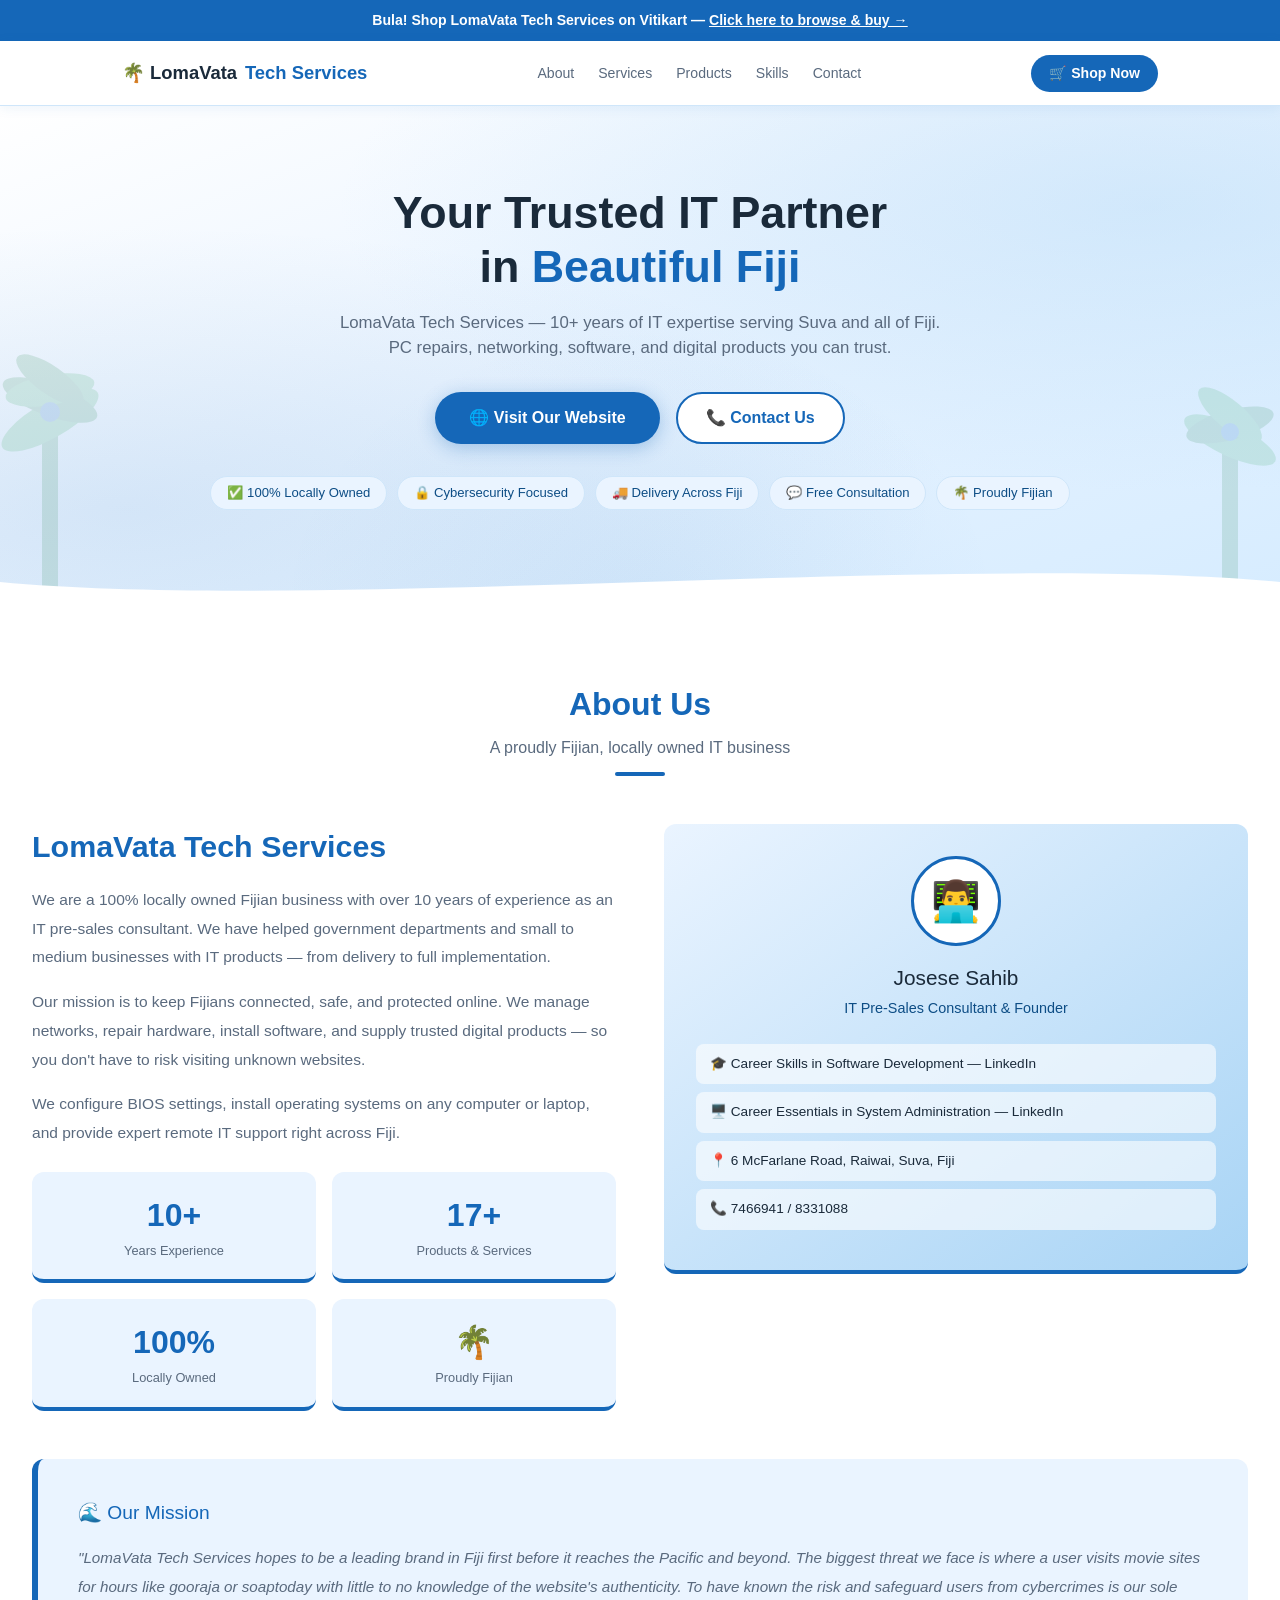
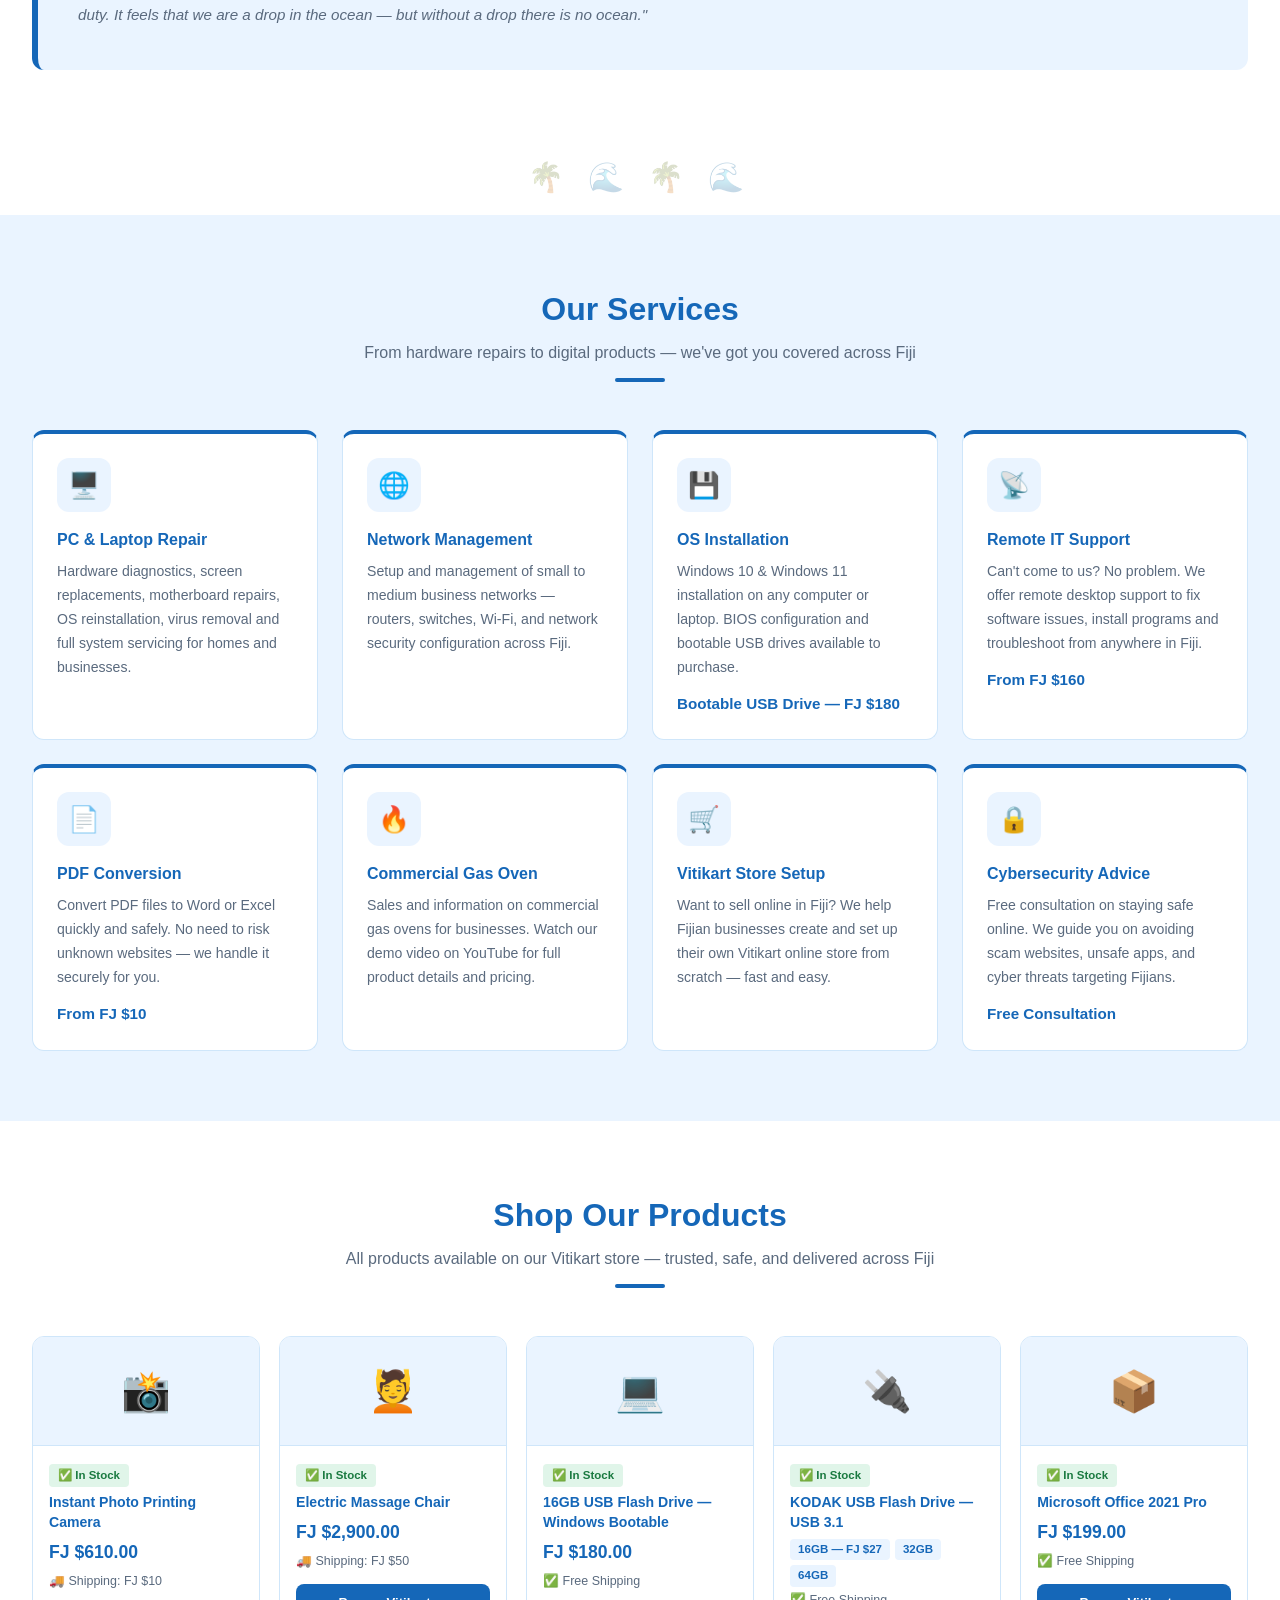
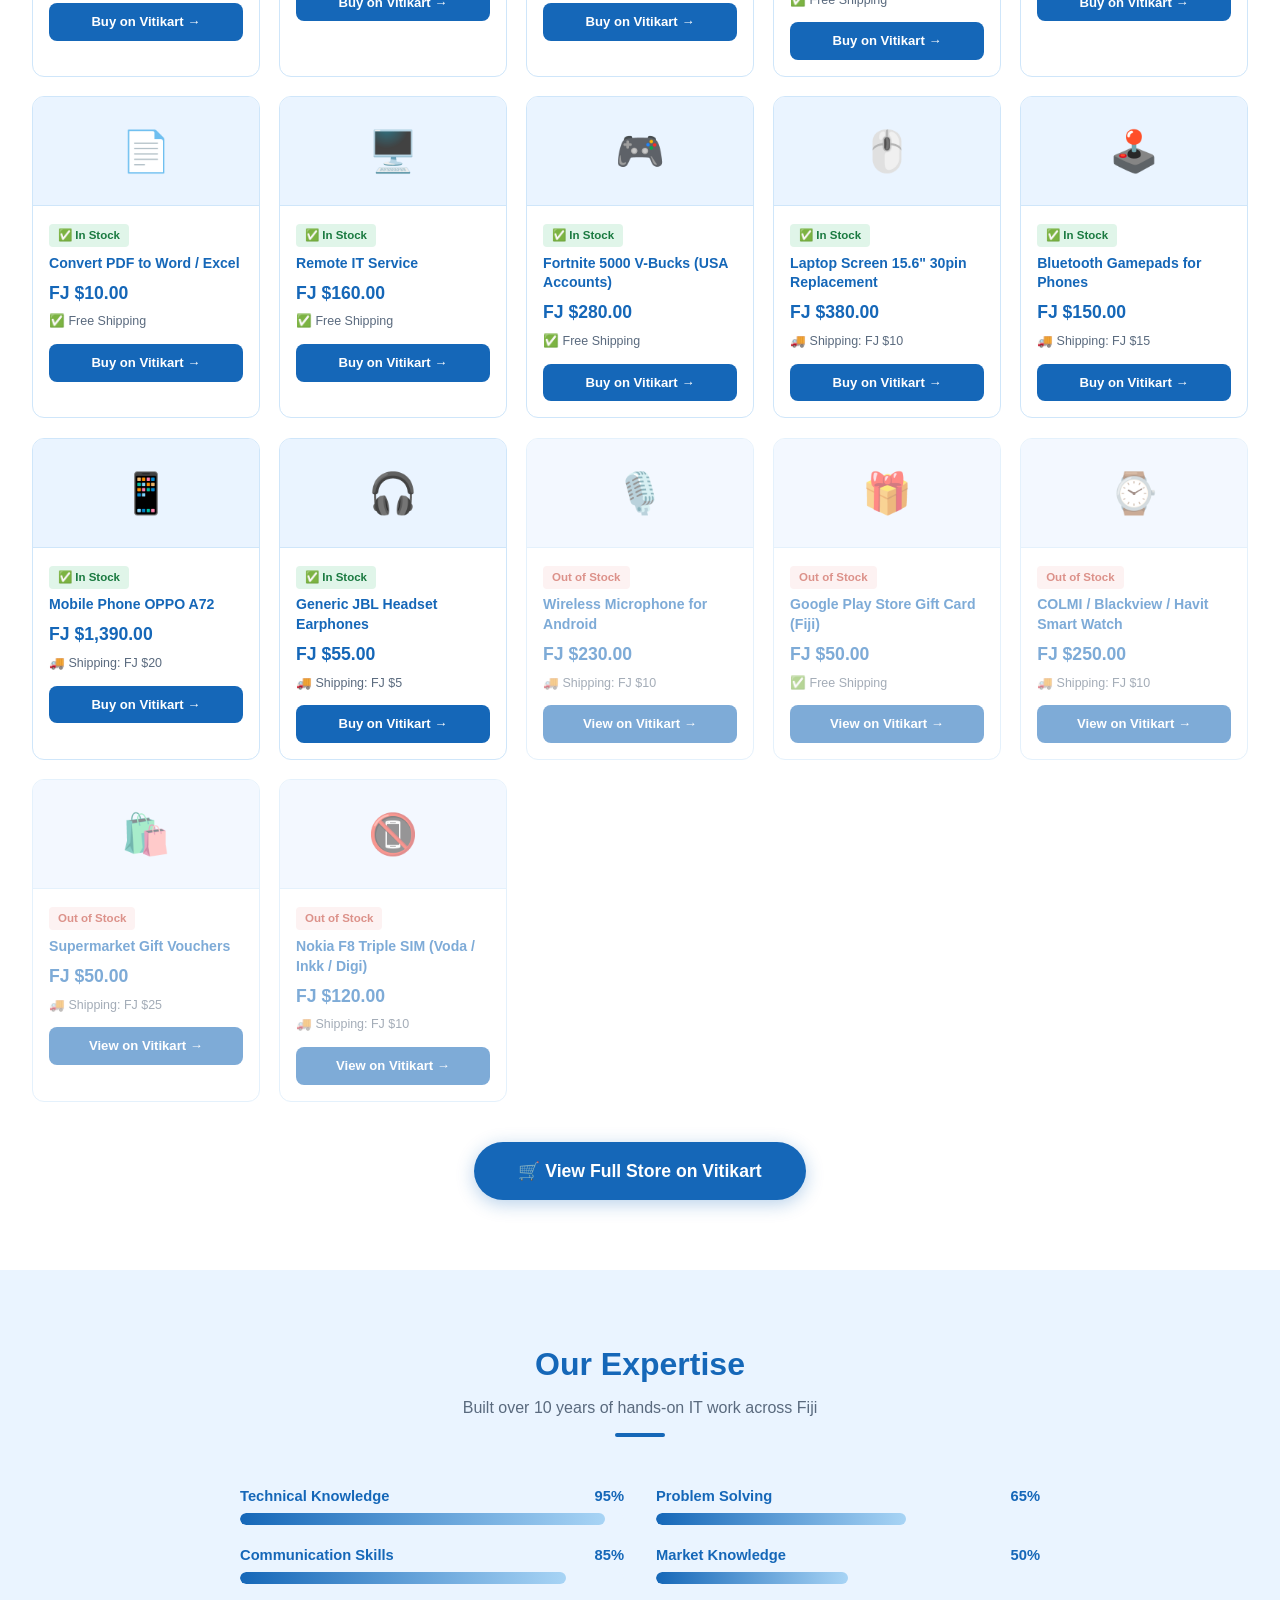
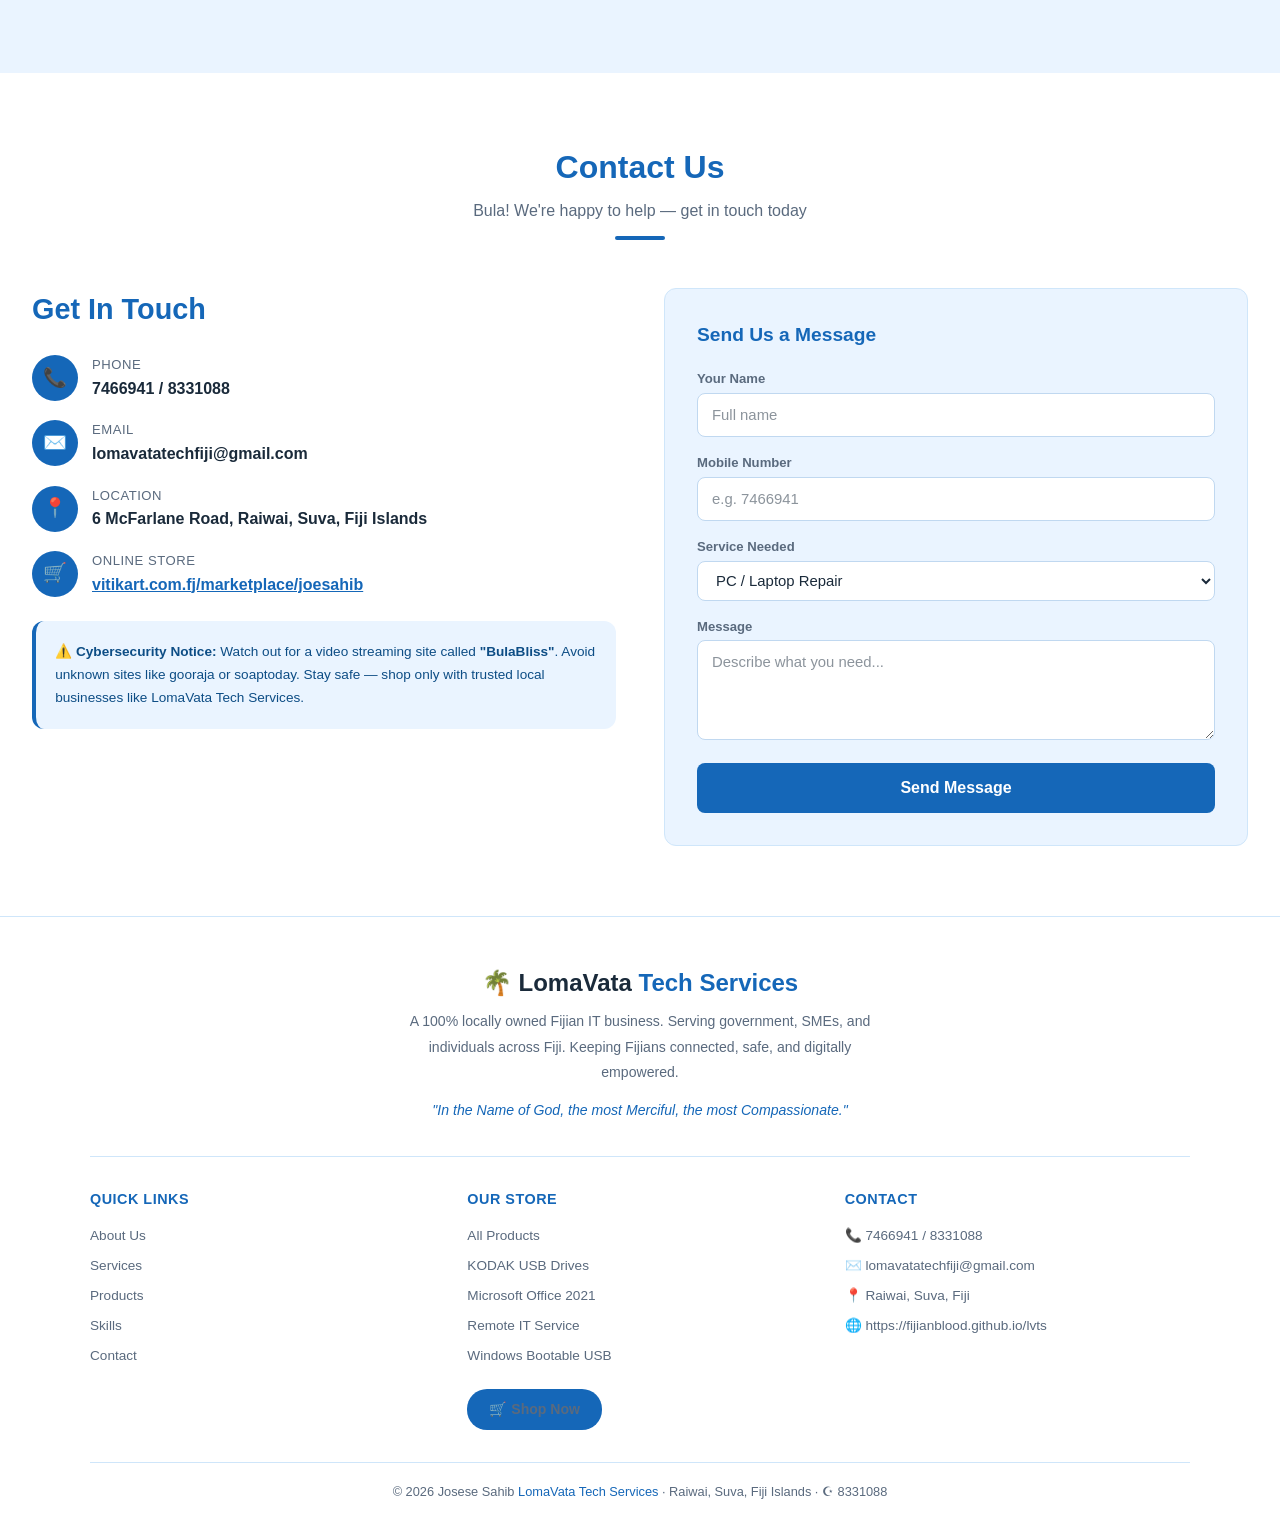
<file: index.html>
<!doctype html>
<html lang="en">
  <head>
    <meta charset="UTF-8" />
    <link rel="icon" type="image/svg+xml" href="./favicon.svg" />
    <meta name="viewport" content="width=device-width, initial-scale=1.0" />
    <title>LomaVata Tech Services | LvTS</title>
    <meta name="description" content="LomaVata Tech Services — locally owned IT sales, web development, and PC/laptop repair serving Suva and all of Fiji." />
    <script type="module" crossorigin src="./assets/index-Blka9q3s.js"></script>
    <link rel="stylesheet" crossorigin href="./assets/index-f-qTMqel.css">
  </head>
  <body>
    <div id="root"></div>
  </body>
</html>
</file>
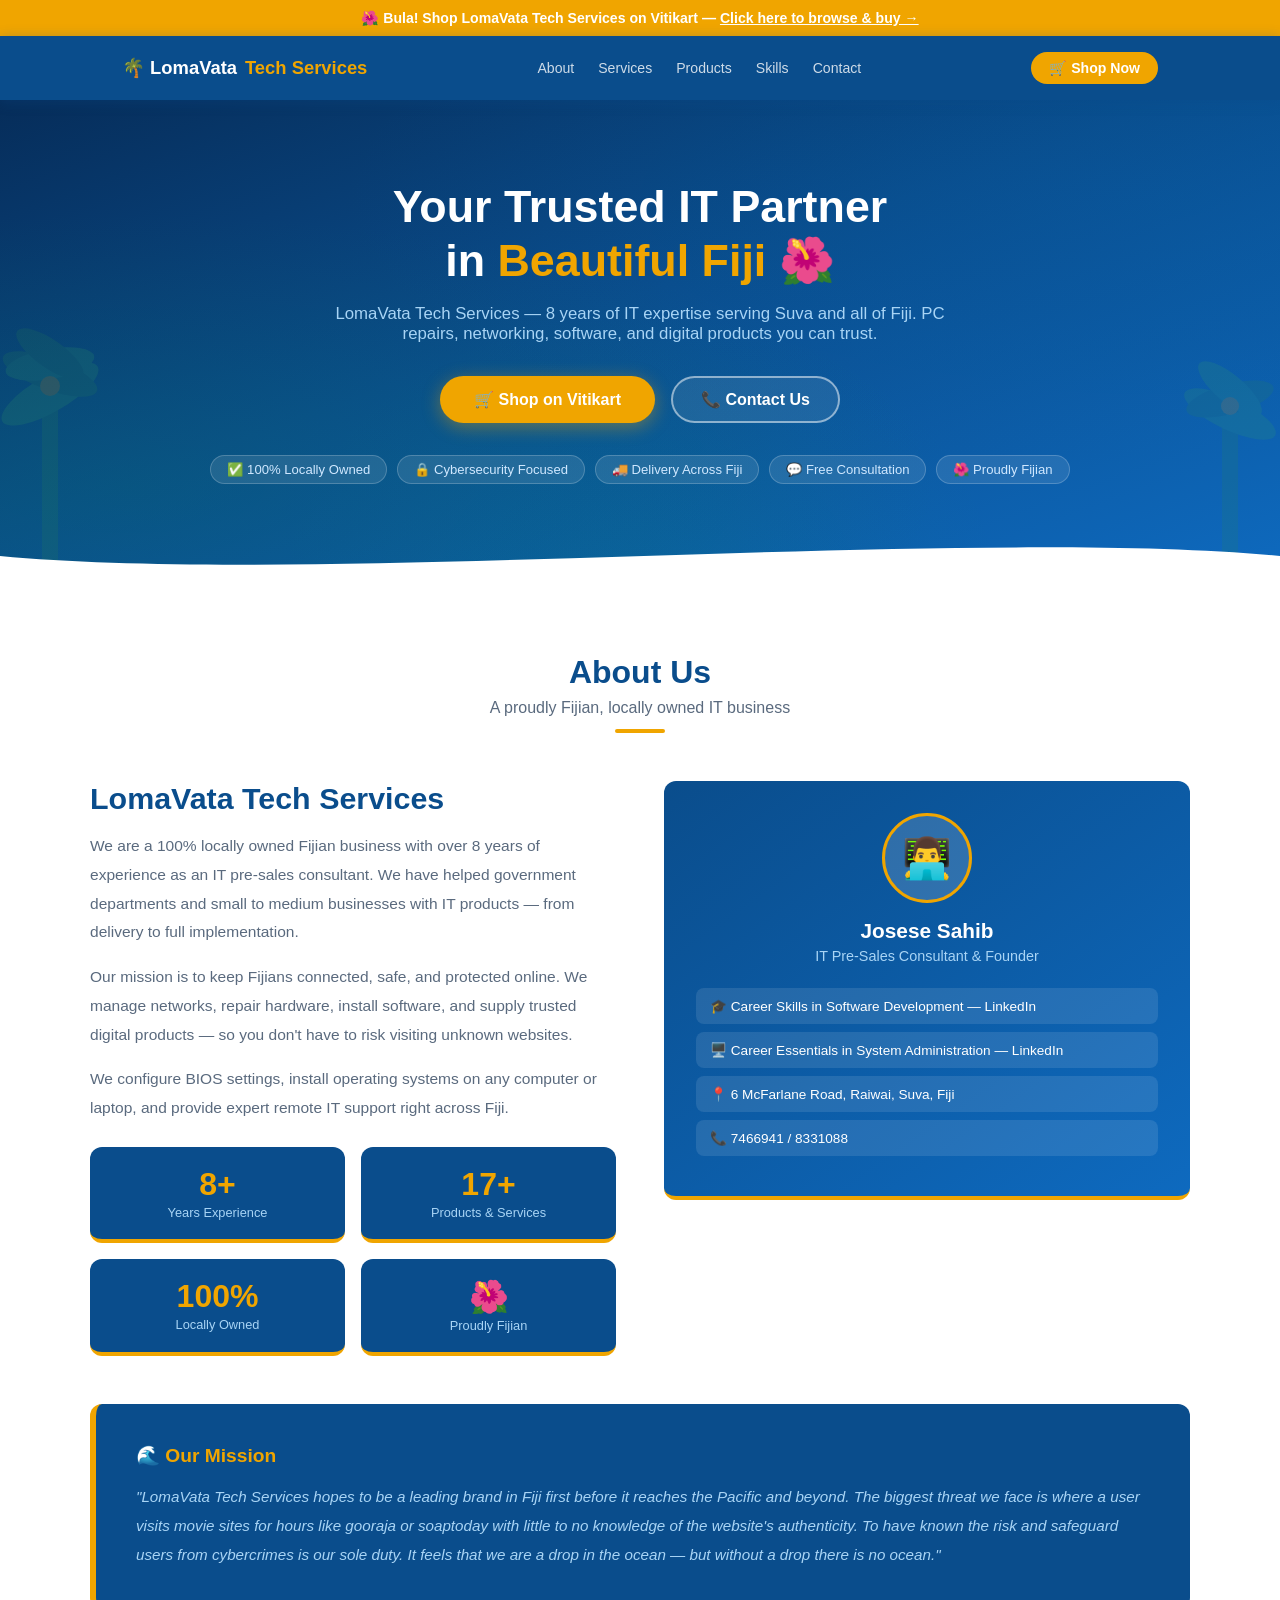
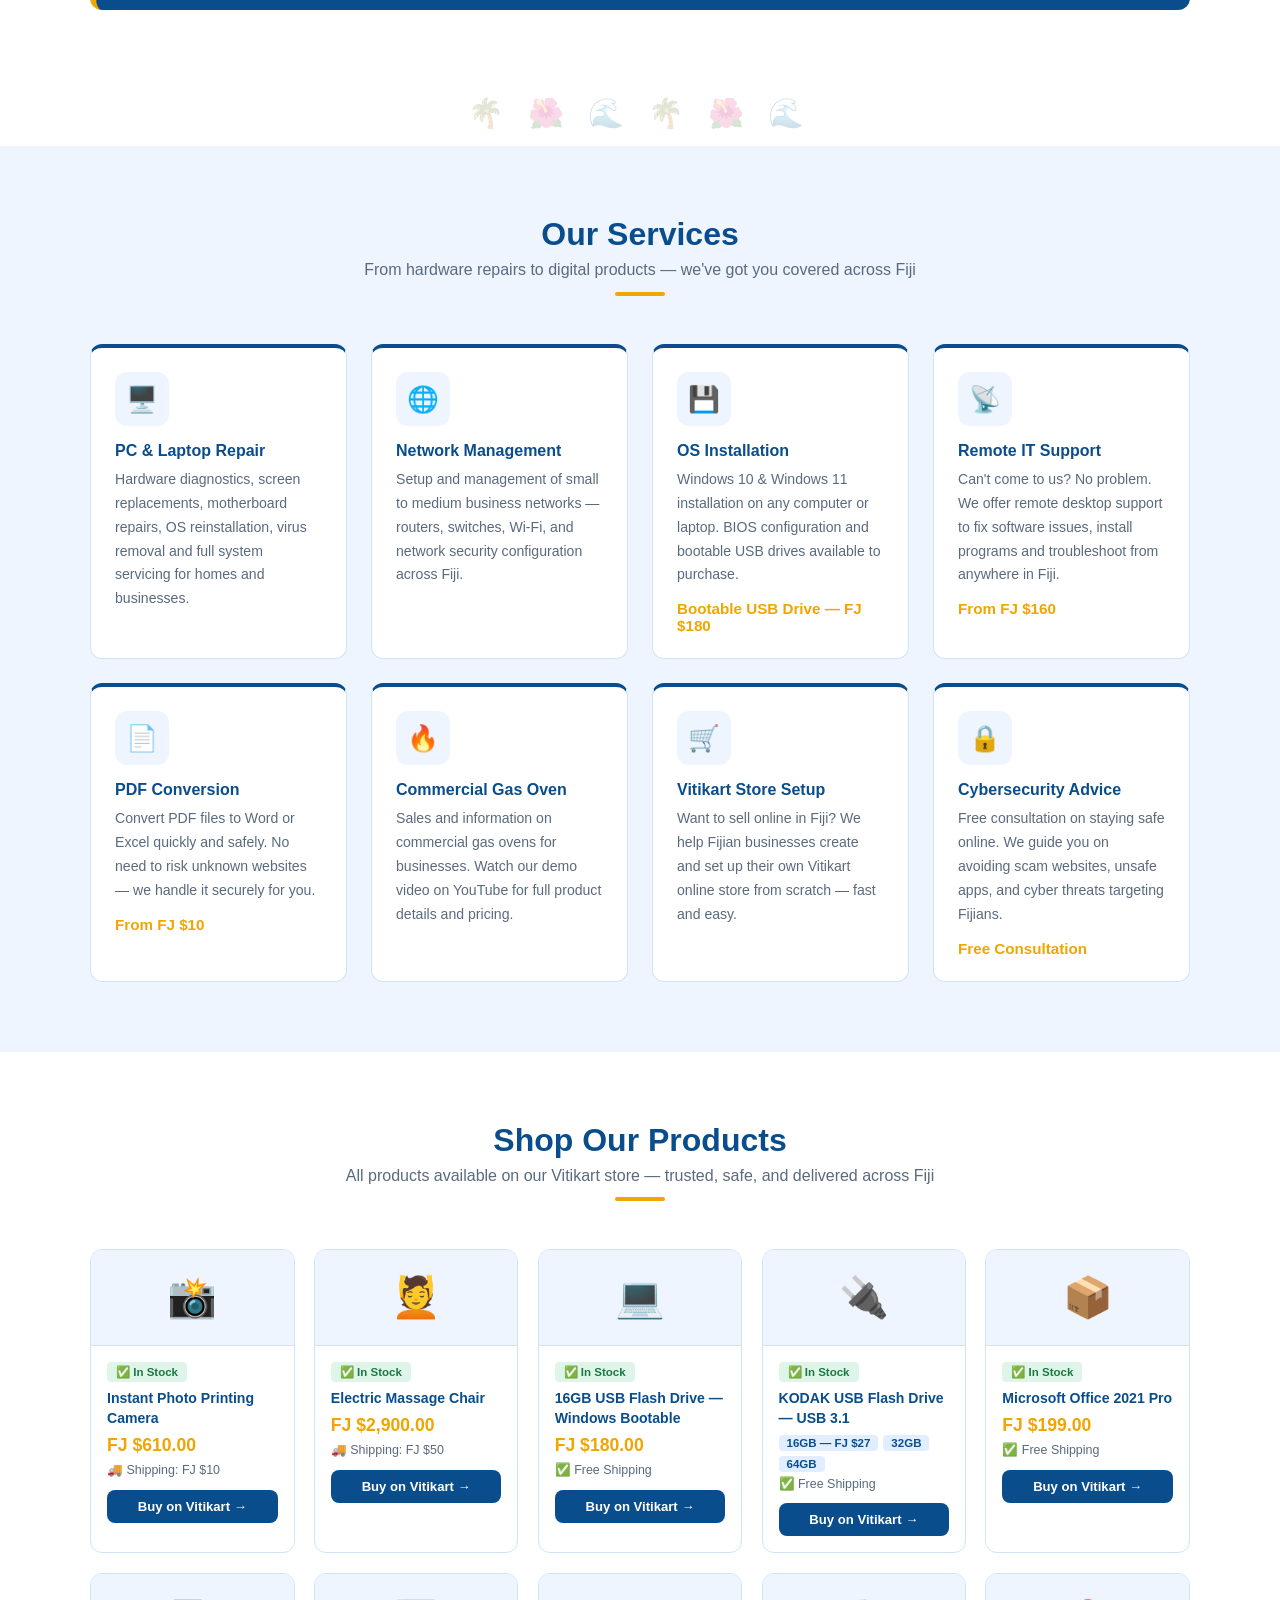
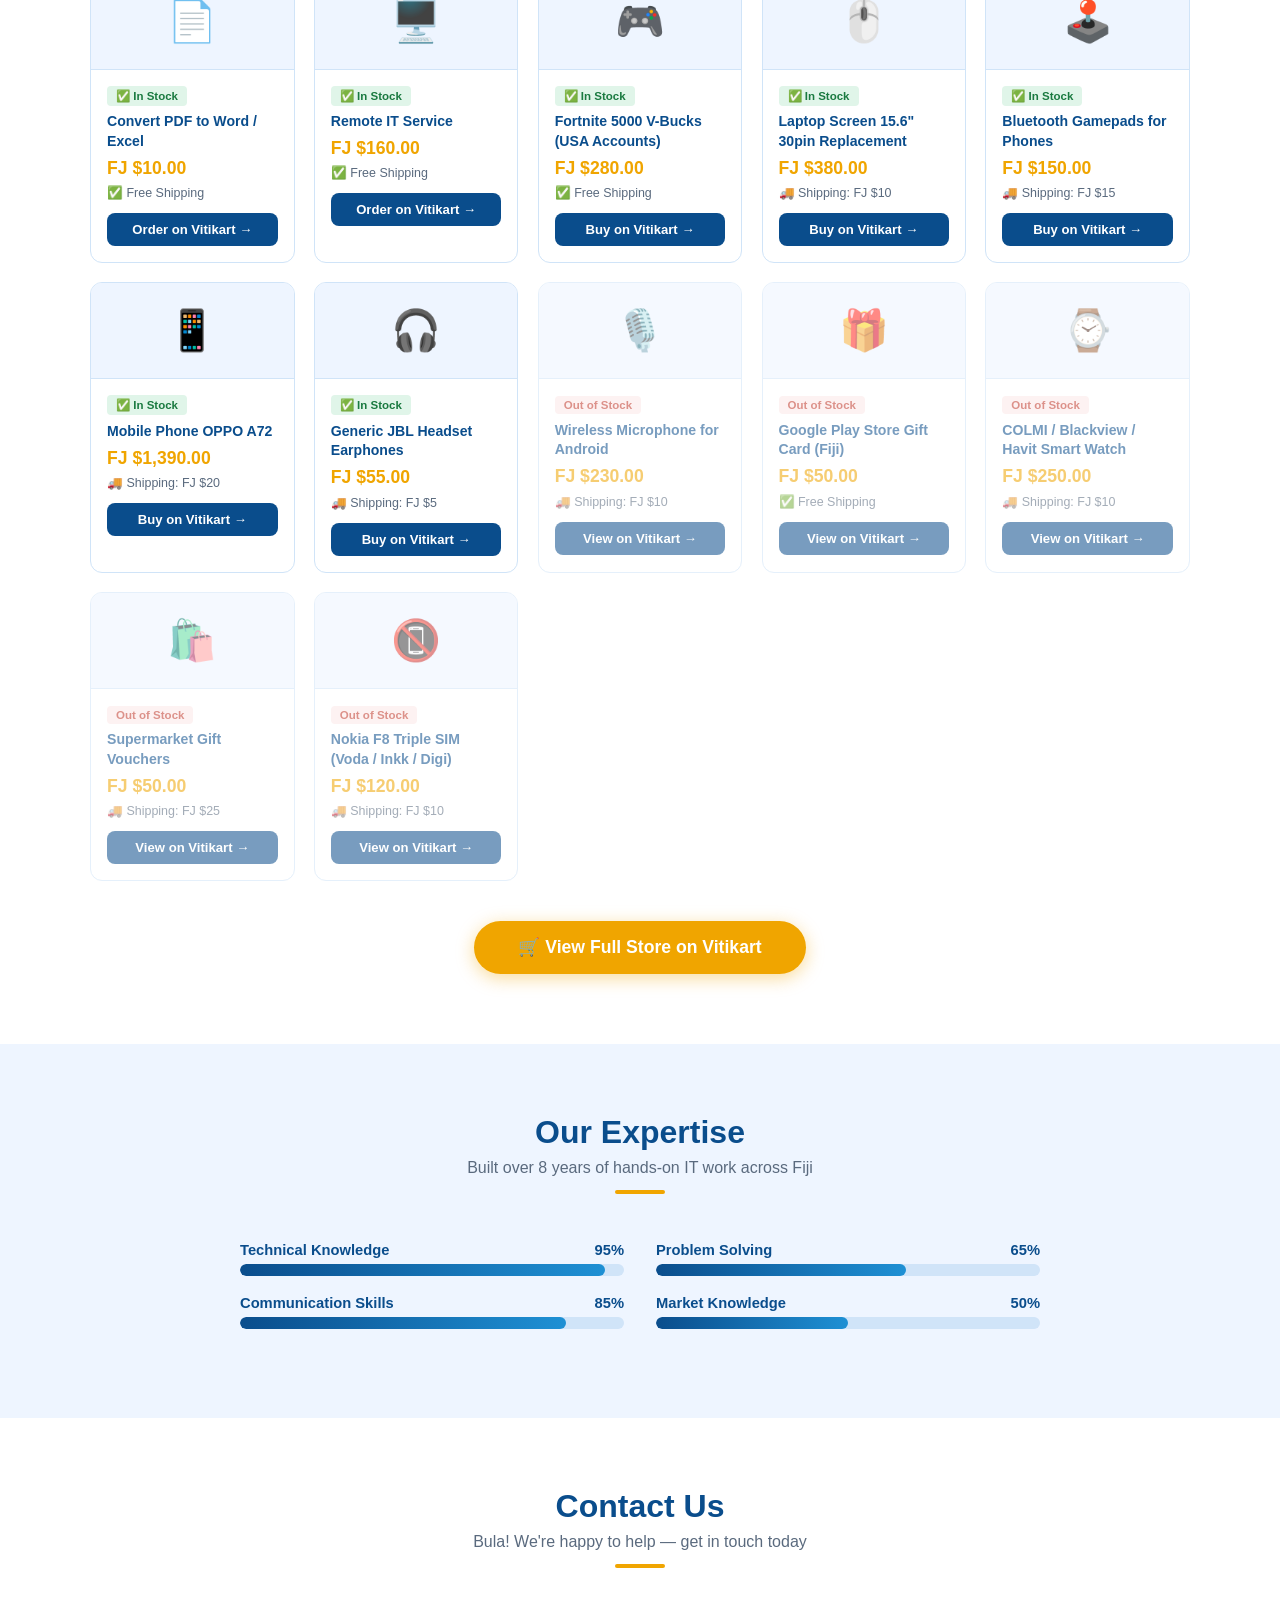
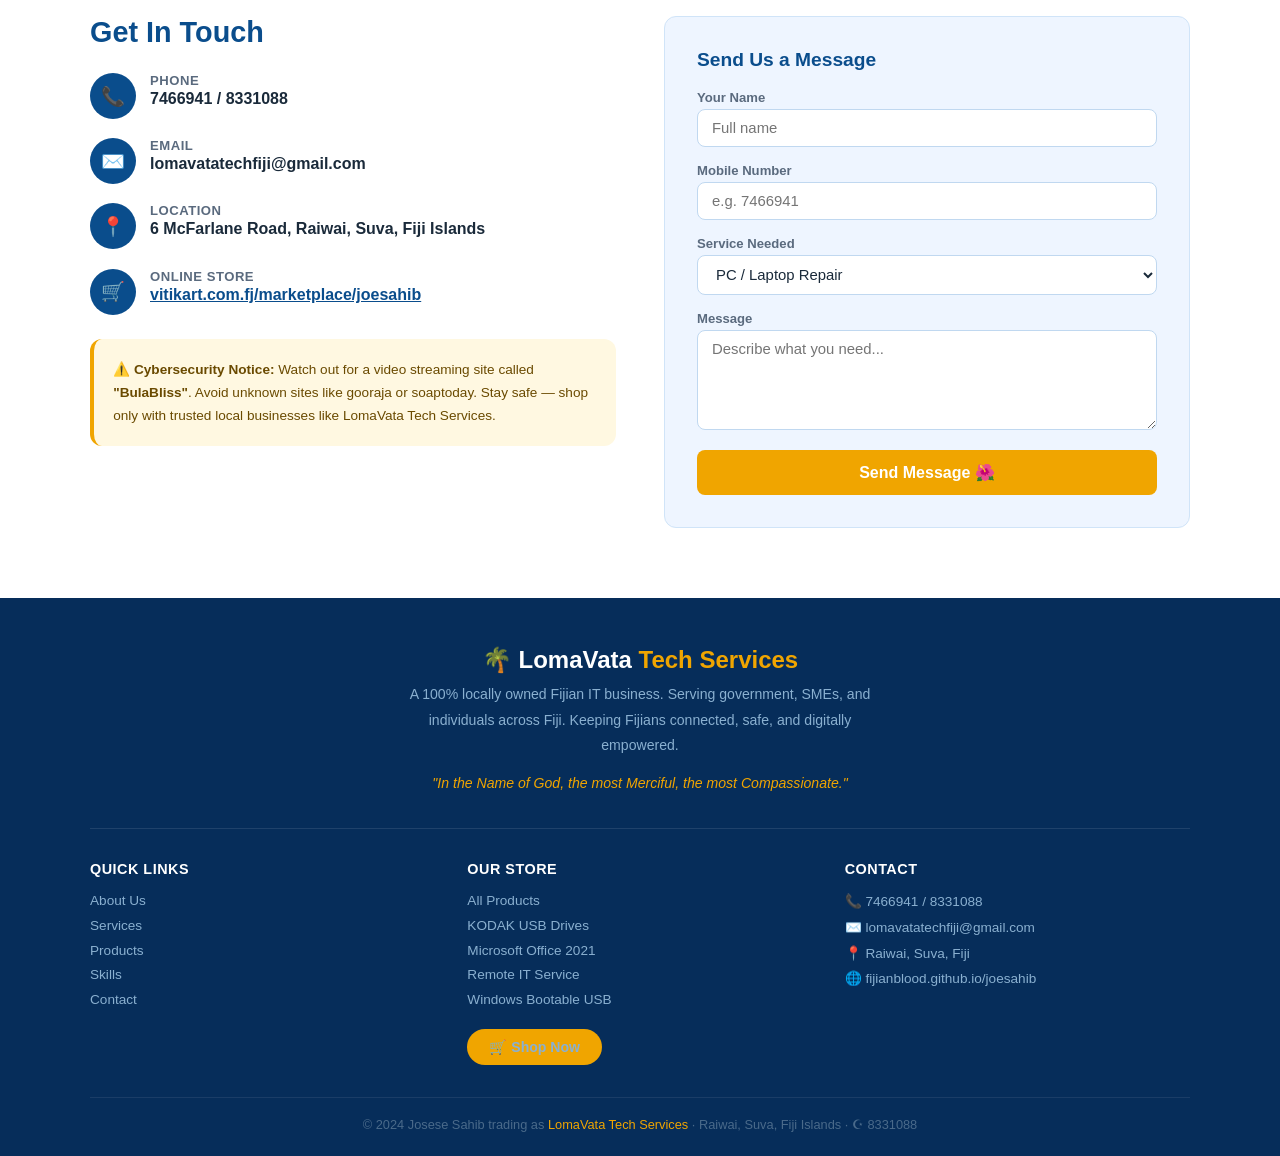
<file: index.html.html>
<!DOCTYPE html>
<html lang="en">
<head>
<meta charset="UTF-8">
<meta name="viewport" content="width=device-width, initial-scale=1.0">
<title>LomaVata Tech Services - Suva, Fiji</title>
<style>
*{margin:0;padding:0;box-sizing:border-box}
:root{--blue:#0a4d8c;--blue2:#1567b8;--accent:#f0a500;--white:#fff;--light:#eef5ff;--gray:#5a6a7e;--radius:12px}
body{font-family:'Segoe UI',Arial,sans-serif;color:#1a2a3a;background:#fff}
a{text-decoration:none;color:inherit}

/* TROPICAL SVG BACKGROUNDS */
.tropical-bg{position:relative;overflow:hidden}
.tropical-bg::before{content:'';position:absolute;inset:0;background:
  radial-gradient(ellipse at 10% 80%,rgba(0,120,80,0.18) 0%,transparent 50%),
  radial-gradient(ellipse at 90% 20%,rgba(0,100,180,0.15) 0%,transparent 50%),
  radial-gradient(ellipse at 50% 100%,rgba(0,150,100,0.1) 0%,transparent 40%);
  pointer-events:none;z-index:0}

/* PALM DECORATION */
.palm{position:absolute;bottom:0;opacity:0.13;pointer-events:none;z-index:0}
.palm-left{left:-20px}
.palm-right{right:-20px;transform:scaleX(-1)}

nav{background:var(--blue);position:sticky;top:0;z-index:100;box-shadow:0 2px 12px rgba(10,77,140,0.3)}
.nav-inner{max-width:1100px;margin:auto;display:flex;align-items:center;justify-content:space-between;height:64px;padding:0 2rem}
.logo{font-size:1.15rem;font-weight:800;color:#fff;display:flex;align-items:center;gap:8px}
.logo em{color:var(--accent);font-style:normal}
.nav-links{display:flex;gap:1.5rem;list-style:none}
.nav-links a{color:rgba(255,255,255,0.8);font-size:0.88rem;transition:color 0.2s}
.nav-links a:hover{color:var(--accent)}
.nav-cta{background:var(--accent);color:#fff;padding:8px 18px;border-radius:20px;font-weight:700;font-size:0.88rem;transition:opacity 0.2s}
.nav-cta:hover{opacity:0.9}

/* HERO */
.hero{background:linear-gradient(160deg,#062d5a 0%,#0a4d8c 45%,#0e6abf 100%);color:#fff;padding:80px 2rem 100px;text-align:center;position:relative;overflow:hidden}
.hero-waves{position:absolute;bottom:-2px;left:0;width:100%;line-height:0}
.hero h1{font-size:2.8rem;font-weight:900;margin-bottom:1rem;line-height:1.2;position:relative;z-index:1}
.hero h1 em{color:var(--accent);font-style:normal}
.hero p{font-size:1.05rem;color:#a8d4f5;max-width:620px;margin:0 auto 2rem;position:relative;z-index:1}
.hero-btns{display:flex;gap:1rem;justify-content:center;flex-wrap:wrap;position:relative;z-index:1}
.btn-primary{background:var(--accent);color:#fff;padding:14px 34px;border-radius:30px;font-weight:800;font-size:1rem;border:none;cursor:pointer;transition:transform 0.2s,box-shadow 0.2s;box-shadow:0 4px 18px rgba(240,165,0,0.4)}
.btn-primary:hover{transform:translateY(-2px);box-shadow:0 6px 24px rgba(240,165,0,0.5)}
.btn-outline{border:2px solid rgba(255,255,255,0.5);color:#fff;padding:12px 28px;border-radius:30px;font-weight:600;font-size:1rem;background:rgba(255,255,255,0.08);cursor:pointer;transition:background 0.2s}
.btn-outline:hover{background:rgba(255,255,255,0.15)}
.hero-badges{display:flex;gap:10px;justify-content:center;flex-wrap:wrap;margin-top:2rem;position:relative;z-index:1}
.badge{background:rgba(255,255,255,0.1);border:1px solid rgba(255,255,255,0.2);color:#d0e8ff;padding:6px 16px;border-radius:20px;font-size:0.82rem}

/* TROPICAL PALMS SVG */
.palm-svg{position:absolute;bottom:0;z-index:0;opacity:0.15}

/* WAVE */
.wave-white{fill:#fff}
.wave-light{fill:#eef5ff}

/* SECTIONS */
section{padding:70px 2rem}
.container{max-width:1100px;margin:auto}
.section-title{text-align:center;margin-bottom:3rem}
.section-title h2{font-size:2rem;color:var(--blue);margin-bottom:0.5rem;font-weight:800}
.section-title p{color:var(--gray);font-size:1rem}
.section-title .title-line{width:50px;height:4px;background:var(--accent);border-radius:2px;margin:0.8rem auto 0}
.alt-bg{background:var(--light)}

/* ABOUT */
.about-grid{display:grid;grid-template-columns:1fr 1fr;gap:3rem;align-items:start}
.about-text h2{font-size:1.9rem;color:var(--blue);margin-bottom:1rem;font-weight:800}
.about-text p{color:var(--gray);line-height:1.85;margin-bottom:1rem;font-size:0.97rem}
.about-stats{display:grid;grid-template-columns:1fr 1fr;gap:1rem;margin-top:1.5rem}
.stat-box{background:var(--blue);color:#fff;padding:1.2rem;border-radius:var(--radius);text-align:center;border-bottom:4px solid var(--accent)}
.stat-box .num{font-size:2rem;font-weight:900;color:var(--accent)}
.stat-box .lbl{font-size:0.8rem;color:#a8d4f5;margin-top:2px}
.profile-card{background:linear-gradient(145deg,var(--blue),#0e6abf);border-radius:var(--radius);padding:2rem;color:#fff;text-align:center;border-bottom:4px solid var(--accent)}
.avatar{width:90px;height:90px;border-radius:50%;background:rgba(255,255,255,0.15);border:3px solid var(--accent);margin:0 auto 1rem;display:flex;align-items:center;justify-content:center;font-size:2.5rem}
.profile-card h3{font-size:1.3rem;margin-bottom:0.3rem}
.profile-card .role{color:#a8d4f5;font-size:0.9rem;margin-bottom:1.5rem}
.cred-item{background:rgba(255,255,255,0.1);border-radius:8px;padding:10px 14px;margin-bottom:8px;font-size:0.85rem;text-align:left;display:flex;align-items:center;gap:8px}
.mission-box{background:var(--blue);color:#fff;border-radius:var(--radius);padding:2.5rem;margin-top:3rem;border-left:6px solid var(--accent);position:relative;overflow:hidden}
.mission-box h3{font-size:1.2rem;color:var(--accent);margin-bottom:1rem}
.mission-box p{color:#a8d4f5;line-height:1.9;font-size:0.95rem;font-style:italic}

/* SERVICES */
.services-grid{display:grid;grid-template-columns:repeat(auto-fit,minmax(240px,1fr));gap:1.5rem}
.service-card{background:#fff;border:1px solid #d0e4f8;border-radius:var(--radius);padding:1.5rem;transition:transform 0.2s,box-shadow 0.2s;border-top:4px solid var(--blue)}
.service-card:hover{transform:translateY(-5px);box-shadow:0 10px 30px rgba(10,77,140,0.12)}
.service-icon{width:54px;height:54px;background:var(--light);border-radius:12px;display:flex;align-items:center;justify-content:center;font-size:1.6rem;margin-bottom:1rem}
.service-card h3{font-size:1rem;color:var(--blue);margin-bottom:0.5rem;font-weight:700}
.service-card p{color:var(--gray);font-size:0.88rem;line-height:1.7}
.service-price{margin-top:0.8rem;font-weight:800;color:var(--accent);font-size:0.95rem}

/* PRODUCTS */
.filter-row{display:flex;gap:8px;justify-content:center;flex-wrap:wrap;margin-bottom:2rem}
.filter-btn{padding:7px 18px;border-radius:20px;border:1.5px solid var(--blue);color:var(--blue);background:#fff;font-size:0.85rem;cursor:pointer;font-weight:600;transition:all 0.2s}
.filter-btn.active,.filter-btn:hover{background:var(--blue);color:#fff}
.products-grid{display:grid;grid-template-columns:repeat(auto-fit,minmax(200px,1fr));gap:1.2rem}
.product-card{background:#fff;border:1px solid #d0e4f8;border-radius:var(--radius);overflow:hidden;transition:transform 0.2s,box-shadow 0.2s}
.product-card:hover{transform:translateY(-4px);box-shadow:0 8px 24px rgba(10,77,140,0.12)}
.product-top{background:var(--light);padding:1.5rem;text-align:center;font-size:2.5rem;border-bottom:1px solid #d0e4f8}
.product-body{padding:1rem}
.product-body h4{font-size:0.88rem;color:var(--blue);margin-bottom:0.4rem;font-weight:700;line-height:1.4}
.product-body .price{font-size:1.1rem;font-weight:900;color:var(--accent);margin:0.4rem 0}
.product-body .ship{font-size:0.78rem;color:var(--gray)}
.out-of-stock{opacity:0.55}
.stock-badge{display:inline-block;font-size:0.72rem;padding:3px 9px;border-radius:4px;margin-bottom:0.4rem;font-weight:700}
.in-stock{background:#e0f5e9;color:#1a7a40}
.oos{background:#fde8e8;color:#c0392b}
.variants{display:flex;gap:5px;flex-wrap:wrap;margin:4px 0}
.variant-tag{background:#e0eeff;color:var(--blue);font-size:0.72rem;padding:2px 8px;border-radius:4px;font-weight:700}
.buy-btn{display:block;background:var(--blue);color:#fff;text-align:center;padding:9px;border-radius:8px;font-size:0.82rem;font-weight:700;margin-top:0.8rem;cursor:pointer;transition:background 0.2s}
.buy-btn:hover{background:#062d5a}

/* SKILLS */
.skills-wrap{display:grid;grid-template-columns:1fr 1fr;gap:2rem;max-width:800px;margin:auto}
.skill-item{margin-bottom:1.2rem}
.skill-label{display:flex;justify-content:space-between;margin-bottom:6px;font-size:0.92rem;font-weight:700;color:var(--blue)}
.skill-bar{background:#d0e4f8;border-radius:10px;height:12px;overflow:hidden}
.skill-fill{height:100%;background:linear-gradient(90deg,var(--blue),#1e90d4);border-radius:10px}

/* TROPICAL DIVIDER */
.tropical-divider{text-align:center;padding:1rem 0;font-size:1.8rem;letter-spacing:8px;color:#0a4d8c;opacity:0.2}

/* CONTACT */
.contact-grid{display:grid;grid-template-columns:1fr 1fr;gap:3rem}
.contact-info h2{font-size:1.8rem;color:var(--blue);margin-bottom:1.5rem;font-weight:800}
.contact-item{display:flex;gap:14px;align-items:flex-start;margin-bottom:1.2rem}
.contact-icon{width:46px;height:46px;min-width:46px;background:var(--blue);color:#fff;border-radius:50%;display:flex;align-items:center;justify-content:center;font-size:1.2rem}
.contact-item h4{font-size:0.82rem;color:var(--gray);margin-bottom:2px;text-transform:uppercase;letter-spacing:0.5px}
.contact-item p{font-size:1rem;color:#1a2a3a;font-weight:700}
.contact-form{background:var(--light);border-radius:var(--radius);padding:2rem;border:1px solid #d0e4f8}
.contact-form h3{color:var(--blue);margin-bottom:1.2rem;font-size:1.2rem;font-weight:800}
.form-group{margin-bottom:1rem}
.form-group label{display:block;font-size:0.82rem;color:var(--gray);margin-bottom:4px;font-weight:600}
.form-group input,.form-group textarea,.form-group select{width:100%;padding:10px 14px;border:1.5px solid #c0d8f0;border-radius:8px;font-size:0.93rem;background:#fff;font-family:inherit;color:#1a2a3a;transition:border 0.2s}
.form-group input:focus,.form-group textarea:focus,.form-group select:focus{outline:none;border-color:var(--blue)}
.form-group textarea{height:100px;resize:vertical}
.submit-btn{background:var(--accent);color:#fff;border:none;padding:13px 28px;border-radius:8px;font-size:1rem;font-weight:800;cursor:pointer;width:100%;transition:opacity 0.2s}
.submit-btn:hover{opacity:0.9}
.cyber-notice{margin-top:1.5rem;padding:1.2rem;background:#fff8e1;border-radius:var(--radius);border-left:4px solid var(--accent)}
.cyber-notice p{font-size:0.85rem;color:#6a4a00;line-height:1.7}

/* FOOTER */
footer{background:#062d5a;color:#8ab0d0;padding:3rem 2rem 1.5rem}
.footer-inner{max-width:1100px;margin:auto}
.footer-top{text-align:center;margin-bottom:2rem;padding-bottom:2rem;border-bottom:1px solid rgba(255,255,255,0.1)}
.footer-top .f-logo{font-size:1.5rem;font-weight:900;color:#fff;margin-bottom:0.5rem}
.footer-top .f-logo em{color:var(--accent);font-style:normal}
.footer-top p{font-size:0.88rem;max-width:500px;margin:0.5rem auto 0;line-height:1.8}
.footer-grid{display:grid;grid-template-columns:1fr 1fr 1fr;gap:2rem;margin-bottom:2rem}
.footer-col h4{color:#fff;font-size:0.9rem;margin-bottom:1rem;font-weight:700;text-transform:uppercase;letter-spacing:0.5px}
.footer-col ul{list-style:none}
.footer-col li{font-size:0.85rem;margin-bottom:0.6rem}
.footer-col a{color:#8ab0d0;transition:color 0.2s}
.footer-col a:hover{color:var(--accent)}
.footer-shop-btn{display:inline-block;background:var(--accent);color:#fff;padding:10px 22px;border-radius:20px;font-weight:700;font-size:0.88rem;margin-top:0.8rem}
.footer-bottom{border-top:1px solid rgba(255,255,255,0.08);padding-top:1.2rem;text-align:center;font-size:0.8rem;color:#4a6a8a}
.footer-bottom em{color:var(--accent);font-style:normal}

/* PROMO BAR */
.promo-bar{background:var(--accent);color:#fff;text-align:center;padding:10px;font-size:0.88rem;font-weight:700}
.promo-bar a{color:#fff;text-decoration:underline}

@media(max-width:768px){
  .about-grid,.contact-grid,.footer-grid,.skills-wrap{grid-template-columns:1fr}
  .hero h1{font-size:2rem}
  .nav-links{display:none}
}
</style>
</head>
<body>

<div class="promo-bar">
  🌺 Bula! Shop LomaVata Tech Services on Vitikart — <a href="https://www.vitikart.com.fj/marketplace/joesahib.html" target="_blank">Click here to browse & buy →</a>
</div>

<nav>
  <div class="nav-inner">
    <div class="logo">🌴 LomaVata <em>Tech Services</em></div>
    <ul class="nav-links">
      <li><a href="#about">About</a></li>
      <li><a href="#services">Services</a></li>
      <li><a href="#products">Products</a></li>
      <li><a href="#skills">Skills</a></li>
      <li><a href="#contact">Contact</a></li>
    </ul>
    <a href="https://www.vitikart.com.fj/marketplace/joesahib.html" target="_blank" class="nav-cta">🛒 Shop Now</a>
  </div>
</nav>

<!-- HERO -->
<div class="hero tropical-bg">
  <!-- Tropical palm SVGs -->
  <svg class="palm-svg" style="left:-10px;bottom:0;height:280px" viewBox="0 0 120 280" xmlns="http://www.w3.org/2000/svg">
    <rect x="52" y="80" width="16" height="200" rx="8" fill="#2d8a50"/>
    <ellipse cx="60" cy="90" rx="55" ry="18" fill="#3aab60" transform="rotate(-30,60,90)"/>
    <ellipse cx="60" cy="70" rx="50" ry="16" fill="#2d8a50" transform="rotate(20,60,70)"/>
    <ellipse cx="60" cy="60" rx="45" ry="15" fill="#3aab60" transform="rotate(-10,60,60)"/>
    <ellipse cx="60" cy="50" rx="40" ry="14" fill="#2d8a50" transform="rotate(35,60,50)"/>
    <circle cx="60" cy="82" r="10" fill="#f0a500"/>
  </svg>
  <svg class="palm-svg" style="right:-10px;bottom:0;height:240px;transform:scaleX(-1)" viewBox="0 0 120 240" xmlns="http://www.w3.org/2000/svg">
    <rect x="52" y="60" width="16" height="180" rx="8" fill="#2d8a50"/>
    <ellipse cx="60" cy="70" rx="50" ry="16" fill="#3aab60" transform="rotate(-25,60,70)"/>
    <ellipse cx="60" cy="55" rx="45" ry="15" fill="#2d8a50" transform="rotate(15,60,55)"/>
    <ellipse cx="60" cy="45" rx="40" ry="14" fill="#3aab60" transform="rotate(-40,60,45)"/>
    <circle cx="60" cy="62" r="9" fill="#f0a500"/>
  </svg>

  <div class="container" style="position:relative;z-index:1">
    <h1>Your Trusted IT Partner<br>in <em>Beautiful Fiji</em> 🌺</h1>
    <p>LomaVata Tech Services — 8 years of IT expertise serving Suva and all of Fiji. PC repairs, networking, software, and digital products you can trust.</p>
    <div class="hero-btns">
      <a href="https://www.vitikart.com.fj/marketplace/joesahib.html" target="_blank"><button class="btn-primary">🛒 Shop on Vitikart</button></a>
      <a href="#contact"><button class="btn-outline">📞 Contact Us</button></a>
    </div>
    <div class="hero-badges">
      <span class="badge">✅ 100% Locally Owned</span>
      <span class="badge">🔒 Cybersecurity Focused</span>
      <span class="badge">🚚 Delivery Across Fiji</span>
      <span class="badge">💬 Free Consultation</span>
      <span class="badge">🌺 Proudly Fijian</span>
    </div>
  </div>
  <div class="hero-waves">
    <svg viewBox="0 0 1440 60" xmlns="http://www.w3.org/2000/svg" preserveAspectRatio="none" style="display:block;width:100%;height:60px">
      <path d="M0,30 C360,60 1080,0 1440,30 L1440,60 L0,60 Z" class="wave-white"/>
    </svg>
  </div>
</div>

<!-- ABOUT -->
<section id="about">
  <div class="container">
    <div class="section-title">
      <h2>About Us</h2>
      <p>A proudly Fijian, locally owned IT business</p>
      <div class="title-line"></div>
    </div>
    <div class="about-grid">
      <div class="about-text">
        <h2>LomaVata Tech Services</h2>
        <p>We are a 100% locally owned Fijian business with over 8 years of experience as an IT pre-sales consultant. We have helped government departments and small to medium businesses with IT products — from delivery to full implementation.</p>
        <p>Our mission is to keep Fijians connected, safe, and protected online. We manage networks, repair hardware, install software, and supply trusted digital products — so you don't have to risk visiting unknown websites.</p>
        <p>We configure BIOS settings, install operating systems on any computer or laptop, and provide expert remote IT support right across Fiji.</p>
        <div class="about-stats">
          <div class="stat-box"><div class="num">8+</div><div class="lbl">Years Experience</div></div>
          <div class="stat-box"><div class="num">17+</div><div class="lbl">Products & Services</div></div>
          <div class="stat-box"><div class="num">100%</div><div class="lbl">Locally Owned</div></div>
          <div class="stat-box"><div class="num">🌺</div><div class="lbl">Proudly Fijian</div></div>
        </div>
      </div>
      <div>
        <div class="profile-card">
          <div class="avatar">👨‍💻</div>
          <h3>Josese Sahib</h3>
          <div class="role">IT Pre-Sales Consultant & Founder</div>
          <div class="cred-item">🎓 Career Skills in Software Development — LinkedIn</div>
          <div class="cred-item">🖥️ Career Essentials in System Administration — LinkedIn</div>
          <div class="cred-item">📍 6 McFarlane Road, Raiwai, Suva, Fiji</div>
          <div class="cred-item">📞 7466941 / 8331088</div>
        </div>
      </div>
    </div>
    <div class="mission-box">
      <h3>🌊 Our Mission</h3>
      <p>"LomaVata Tech Services hopes to be a leading brand in Fiji first before it reaches the Pacific and beyond. The biggest threat we face is where a user visits movie sites for hours like gooraja or soaptoday with little to no knowledge of the website's authenticity. To have known the risk and safeguard users from cybercrimes is our sole duty. It feels that we are a drop in the ocean — but without a drop there is no ocean."</p>
    </div>
  </div>
</section>

<div class="tropical-divider">🌴 🌺 🌊 🌴 🌺 🌊</div>

<!-- SERVICES -->
<section id="services" class="alt-bg">
  <div class="container">
    <div class="section-title">
      <h2>Our Services</h2>
      <p>From hardware repairs to digital products — we've got you covered across Fiji</p>
      <div class="title-line"></div>
    </div>
    <div class="services-grid">
      <div class="service-card">
        <div class="service-icon">🖥️</div>
        <h3>PC & Laptop Repair</h3>
        <p>Hardware diagnostics, screen replacements, motherboard repairs, OS reinstallation, virus removal and full system servicing for homes and businesses.</p>
      </div>
      <div class="service-card">
        <div class="service-icon">🌐</div>
        <h3>Network Management</h3>
        <p>Setup and management of small to medium business networks — routers, switches, Wi-Fi, and network security configuration across Fiji.</p>
      </div>
      <div class="service-card">
        <div class="service-icon">💾</div>
        <h3>OS Installation</h3>
        <p>Windows 10 & Windows 11 installation on any computer or laptop. BIOS configuration and bootable USB drives available to purchase.</p>
        <div class="service-price">Bootable USB Drive — FJ $180</div>
      </div>
      <div class="service-card">
        <div class="service-icon">📡</div>
        <h3>Remote IT Support</h3>
        <p>Can't come to us? No problem. We offer remote desktop support to fix software issues, install programs and troubleshoot from anywhere in Fiji.</p>
        <div class="service-price">From FJ $160</div>
      </div>
      <div class="service-card">
        <div class="service-icon">📄</div>
        <h3>PDF Conversion</h3>
        <p>Convert PDF files to Word or Excel quickly and safely. No need to risk unknown websites — we handle it securely for you.</p>
        <div class="service-price">From FJ $10</div>
      </div>
      <div class="service-card">
        <div class="service-icon">🔥</div>
        <h3>Commercial Gas Oven</h3>
        <p>Sales and information on commercial gas ovens for businesses. Watch our demo video on YouTube for full product details and pricing.</p>
      </div>
      <div class="service-card">
        <div class="service-icon">🛒</div>
        <h3>Vitikart Store Setup</h3>
        <p>Want to sell online in Fiji? We help Fijian businesses create and set up their own Vitikart online store from scratch — fast and easy.</p>
      </div>
      <div class="service-card">
        <div class="service-icon">🔒</div>
        <h3>Cybersecurity Advice</h3>
        <p>Free consultation on staying safe online. We guide you on avoiding scam websites, unsafe apps, and cyber threats targeting Fijians.</p>
        <div class="service-price">Free Consultation</div>
      </div>
    </div>
  </div>
</section>

<!-- PRODUCTS -->
<section id="products">
  <div class="container">
    <div class="section-title">
      <h2>Shop Our Products</h2>
      <p>All products available on our Vitikart store — trusted, safe, and delivered across Fiji</p>
      <div class="title-line"></div>
    </div>
    <div class="products-grid">
      <div class="product-card">
        <div class="product-top">📸</div>
        <div class="product-body">
          <span class="stock-badge in-stock">✅ In Stock</span>
          <h4>Instant Photo Printing Camera</h4>
          <div class="price">FJ $610.00</div>
          <div class="ship">🚚 Shipping: FJ $10</div>
          <a href="https://www.vitikart.com.fj/914-instant-photo-printing-camera" target="_blank"><div class="buy-btn">Buy on Vitikart →</div></a>
        </div>
      </div>
      <div class="product-card">
        <div class="product-top">💆</div>
        <div class="product-body">
          <span class="stock-badge in-stock">✅ In Stock</span>
          <h4>Electric Massage Chair</h4>
          <div class="price">FJ $2,900.00</div>
          <div class="ship">🚚 Shipping: FJ $50</div>
          <a href="https://www.vitikart.com.fj/914-massage-chair" target="_blank"><div class="buy-btn">Buy on Vitikart →</div></a>
        </div>
      </div>
      <div class="product-card">
        <div class="product-top">💻</div>
        <div class="product-body">
          <span class="stock-badge in-stock">✅ In Stock</span>
          <h4>16GB USB Flash Drive — Windows Bootable</h4>
          <div class="price">FJ $180.00</div>
          <div class="ship">✅ Free Shipping</div>
          <a href="https://www.vitikart.com.fj/16gb-usb-flash-drive-preloaded-windows-bootable" target="_blank"><div class="buy-btn">Buy on Vitikart →</div></a>
        </div>
      </div>
      <div class="product-card">
        <div class="product-top">🔌</div>
        <div class="product-body">
          <span class="stock-badge in-stock">✅ In Stock</span>
          <h4>KODAK USB Flash Drive — USB 3.1</h4>
          <div class="variants">
            <span class="variant-tag">16GB — FJ $27</span>
            <span class="variant-tag">32GB</span>
            <span class="variant-tag">64GB</span>
          </div>
          <div class="ship">✅ Free Shipping</div>
          <a href="https://www.vitikart.com.fj/kodak-usb-flash-drive-usb-3-1" target="_blank"><div class="buy-btn">Buy on Vitikart →</div></a>
        </div>
      </div>
      <div class="product-card">
        <div class="product-top">📦</div>
        <div class="product-body">
          <span class="stock-badge in-stock">✅ In Stock</span>
          <h4>Microsoft Office 2021 Pro</h4>
          <div class="price">FJ $199.00</div>
          <div class="ship">✅ Free Shipping</div>
          <a href="https://www.vitikart.com.fj/914-microsoft-office-2021-pro" target="_blank"><div class="buy-btn">Buy on Vitikart →</div></a>
        </div>
      </div>
      <div class="product-card">
        <div class="product-top">📄</div>
        <div class="product-body">
          <span class="stock-badge in-stock">✅ In Stock</span>
          <h4>Convert PDF to Word / Excel</h4>
          <div class="price">FJ $10.00</div>
          <div class="ship">✅ Free Shipping</div>
          <a href="https://www.vitikart.com.fj/914-convert-pdf-to-word-services" target="_blank"><div class="buy-btn">Order on Vitikart →</div></a>
        </div>
      </div>
      <div class="product-card">
        <div class="product-top">🖥️</div>
        <div class="product-body">
          <span class="stock-badge in-stock">✅ In Stock</span>
          <h4>Remote IT Service</h4>
          <div class="price">FJ $160.00</div>
          <div class="ship">✅ Free Shipping</div>
          <a href="https://www.vitikart.com.fj/914-remote-it-service" target="_blank"><div class="buy-btn">Order on Vitikart →</div></a>
        </div>
      </div>
      <div class="product-card">
        <div class="product-top">🎮</div>
        <div class="product-body">
          <span class="stock-badge in-stock">✅ In Stock</span>
          <h4>Fortnite 5000 V-Bucks (USA Accounts)</h4>
          <div class="price">FJ $280.00</div>
          <div class="ship">✅ Free Shipping</div>
          <a href="https://www.vitikart.com.fj/914-fortnite-5000-v-bucks-usa-accounts" target="_blank"><div class="buy-btn">Buy on Vitikart →</div></a>
        </div>
      </div>
      <div class="product-card">
        <div class="product-top">🖱️</div>
        <div class="product-body">
          <span class="stock-badge in-stock">✅ In Stock</span>
          <h4>Laptop Screen 15.6" 30pin Replacement</h4>
          <div class="price">FJ $380.00</div>
          <div class="ship">🚚 Shipping: FJ $10</div>
          <a href="https://www.vitikart.com.fj/914-laptop-screen-15-6-30pin-replacement" target="_blank"><div class="buy-btn">Buy on Vitikart →</div></a>
        </div>
      </div>
      <div class="product-card">
        <div class="product-top">🕹️</div>
        <div class="product-body">
          <span class="stock-badge in-stock">✅ In Stock</span>
          <h4>Bluetooth Gamepads for Phones</h4>
          <div class="price">FJ $150.00</div>
          <div class="ship">🚚 Shipping: FJ $15</div>
          <a href="https://www.vitikart.com.fj/bluetooth-gamepads-for-phones" target="_blank"><div class="buy-btn">Buy on Vitikart →</div></a>
        </div>
      </div>
      <div class="product-card">
        <div class="product-top">📱</div>
        <div class="product-body">
          <span class="stock-badge in-stock">✅ In Stock</span>
          <h4>Mobile Phone OPPO A72</h4>
          <div class="price">FJ $1,390.00</div>
          <div class="ship">🚚 Shipping: FJ $20</div>
          <a href="https://www.vitikart.com.fj/mobile-phone-oppo-a72" target="_blank"><div class="buy-btn">Buy on Vitikart →</div></a>
        </div>
      </div>
      <div class="product-card">
        <div class="product-top">🎧</div>
        <div class="product-body">
          <span class="stock-badge in-stock">✅ In Stock</span>
          <h4>Generic JBL Headset Earphones</h4>
          <div class="price">FJ $55.00</div>
          <div class="ship">🚚 Shipping: FJ $5</div>
          <a href="https://www.vitikart.com.fj/generic-jbl-headset-ear-phones" target="_blank"><div class="buy-btn">Buy on Vitikart →</div></a>
        </div>
      </div>
      <div class="product-card out-of-stock">
        <div class="product-top">🎙️</div>
        <div class="product-body">
          <span class="stock-badge oos">Out of Stock</span>
          <h4>Wireless Microphone for Android</h4>
          <div class="price">FJ $230.00</div>
          <div class="ship">🚚 Shipping: FJ $10</div>
          <a href="https://www.vitikart.com.fj/914-wireless-microphone-for-recording" target="_blank"><div class="buy-btn">View on Vitikart →</div></a>
        </div>
      </div>
      <div class="product-card out-of-stock">
        <div class="product-top">🎁</div>
        <div class="product-body">
          <span class="stock-badge oos">Out of Stock</span>
          <h4>Google Play Store Gift Card (Fiji)</h4>
          <div class="price">FJ $50.00</div>
          <div class="ship">✅ Free Shipping</div>
          <a href="https://www.vitikart.com.fj/google-play-store-gift-card-for-fiji" target="_blank"><div class="buy-btn">View on Vitikart →</div></a>
        </div>
      </div>
      <div class="product-card out-of-stock">
        <div class="product-top">⌚</div>
        <div class="product-body">
          <span class="stock-badge oos">Out of Stock</span>
          <h4>COLMI / Blackview / Havit Smart Watch</h4>
          <div class="price">FJ $250.00</div>
          <div class="ship">🚚 Shipping: FJ $10</div>
          <a href="https://www.vitikart.com.fj/914-colmi-smart-watch-p30" target="_blank"><div class="buy-btn">View on Vitikart →</div></a>
        </div>
      </div>
      <div class="product-card out-of-stock">
        <div class="product-top">🛍️</div>
        <div class="product-body">
          <span class="stock-badge oos">Out of Stock</span>
          <h4>Supermarket Gift Vouchers</h4>
          <div class="price">FJ $50.00</div>
          <div class="ship">🚚 Shipping: FJ $25</div>
          <a href="https://www.vitikart.com.fj/914-supermarket-gift-vouchers" target="_blank"><div class="buy-btn">View on Vitikart →</div></a>
        </div>
      </div>
      <div class="product-card out-of-stock">
        <div class="product-top">📵</div>
        <div class="product-body">
          <span class="stock-badge oos">Out of Stock</span>
          <h4>Nokia F8 Triple SIM (Voda / Inkk / Digi)</h4>
          <div class="price">FJ $120.00</div>
          <div class="ship">🚚 Shipping: FJ $10</div>
          <a href="https://www.vitikart.com.fj/914-mobile-phone-nokia-f8-triple-sim-card-voda-inkk-digi" target="_blank"><div class="buy-btn">View on Vitikart →</div></a>
        </div>
      </div>
    </div>
    <div style="text-align:center;margin-top:2.5rem">
      <a href="https://www.vitikart.com.fj/marketplace/joesahib.html" target="_blank">
        <button class="btn-primary" style="font-size:1.1rem;padding:16px 44px">🛒 View Full Store on Vitikart</button>
      </a>
    </div>
  </div>
</section>

<!-- SKILLS -->
<section id="skills" class="alt-bg">
  <div class="container">
    <div class="section-title">
      <h2>Our Expertise</h2>
      <p>Built over 8 years of hands-on IT work across Fiji</p>
      <div class="title-line"></div>
    </div>
    <div class="skills-wrap">
      <div>
        <div class="skill-item">
          <div class="skill-label"><span>Technical Knowledge</span><span>95%</span></div>
          <div class="skill-bar"><div class="skill-fill" style="width:95%"></div></div>
        </div>
        <div class="skill-item">
          <div class="skill-label"><span>Communication Skills</span><span>85%</span></div>
          <div class="skill-bar"><div class="skill-fill" style="width:85%"></div></div>
        </div>
      </div>
      <div>
        <div class="skill-item">
          <div class="skill-label"><span>Problem Solving</span><span>65%</span></div>
          <div class="skill-bar"><div class="skill-fill" style="width:65%"></div></div>
        </div>
        <div class="skill-item">
          <div class="skill-label"><span>Market Knowledge</span><span>50%</span></div>
          <div class="skill-bar"><div class="skill-fill" style="width:50%"></div></div>
        </div>
      </div>
    </div>
  </div>
</section>

<!-- CONTACT -->
<section id="contact">
  <div class="container">
    <div class="section-title">
      <h2>Contact Us</h2>
      <p>Bula! We're happy to help — get in touch today</p>
      <div class="title-line"></div>
    </div>
    <div class="contact-grid">
      <div class="contact-info">
        <h2>Get In Touch</h2>
        <div class="contact-item">
          <div class="contact-icon">📞</div>
          <div><h4>Phone</h4><p>7466941 / 8331088</p></div>
        </div>
        <div class="contact-item">
          <div class="contact-icon">✉️</div>
          <div><h4>Email</h4><p>lomavatatechfiji@gmail.com</p></div>
        </div>
        <div class="contact-item">
          <div class="contact-icon">📍</div>
          <div><h4>Location</h4><p>6 McFarlane Road, Raiwai, Suva, Fiji Islands</p></div>
        </div>
        <div class="contact-item">
          <div class="contact-icon">🛒</div>
          <div><h4>Online Store</h4><p><a href="https://www.vitikart.com.fj/marketplace/joesahib.html" target="_blank" style="color:var(--blue);text-decoration:underline">vitikart.com.fj/marketplace/joesahib</a></p></div>
        </div>
        <div class="cyber-notice">
          <p>⚠️ <strong>Cybersecurity Notice:</strong> Watch out for a video streaming site called <strong>"BulaBliss"</strong>. Avoid unknown sites like gooraja or soaptoday. Stay safe — shop only with trusted local businesses like LomaVata Tech Services.</p>
        </div>
      </div>
      <div class="contact-form">
        <h3>Send Us a Message</h3>
        <div class="form-group">
          <label>Your Name</label>
          <input type="text" placeholder="Full name">
        </div>
        <div class="form-group">
          <label>Mobile Number</label>
          <input type="tel" placeholder="e.g. 7466941">
        </div>
        <div class="form-group">
          <label>Service Needed</label>
          <select>
            <option>PC / Laptop Repair</option>
            <option>OS Installation</option>
            <option>Remote IT Support</option>
            <option>Network Setup</option>
            <option>PDF Conversion</option>
            <option>Vitikart Store Setup</option>
            <option>Product Enquiry</option>
            <option>Other</option>
          </select>
        </div>
        <div class="form-group">
          <label>Message</label>
          <textarea placeholder="Describe what you need..."></textarea>
        </div>
        <button class="submit-btn">Send Message 🌺</button>
      </div>
    </div>
  </div>
</section>

<!-- FOOTER -->
<footer>
  <div class="footer-inner">
    <div class="footer-top">
      <div class="f-logo">🌴 LomaVata <em>Tech Services</em></div>
      <p>A 100% locally owned Fijian IT business. Serving government, SMEs, and individuals across Fiji. Keeping Fijians connected, safe, and digitally empowered.</p>
      <p style="margin-top:0.8rem;color:#f0a500;font-style:italic">"In the Name of God, the most Merciful, the most Compassionate."</p>
    </div>
    <div class="footer-grid">
      <div class="footer-col">
        <h4>Quick Links</h4>
        <ul>
          <li><a href="#about">About Us</a></li>
          <li><a href="#services">Services</a></li>
          <li><a href="#products">Products</a></li>
          <li><a href="#skills">Skills</a></li>
          <li><a href="#contact">Contact</a></li>
        </ul>
      </div>
      <div class="footer-col">
        <h4>Our Store</h4>
        <ul>
          <li><a href="https://www.vitikart.com.fj/marketplace/joesahib.html" target="_blank">All Products</a></li>
          <li><a href="https://www.vitikart.com.fj/kodak-usb-flash-drive-usb-3-1" target="_blank">KODAK USB Drives</a></li>
          <li><a href="https://www.vitikart.com.fj/914-microsoft-office-2021-pro" target="_blank">Microsoft Office 2021</a></li>
          <li><a href="https://www.vitikart.com.fj/914-remote-it-service" target="_blank">Remote IT Service</a></li>
          <li><a href="https://www.vitikart.com.fj/16gb-usb-flash-drive-preloaded-windows-bootable" target="_blank">Windows Bootable USB</a></li>
        </ul>
        <a href="https://www.vitikart.com.fj/marketplace/joesahib.html" target="_blank" class="footer-shop-btn">🛒 Shop Now</a>
      </div>
      <div class="footer-col">
        <h4>Contact</h4>
        <ul>
          <li>📞 7466941 / 8331088</li>
          <li>✉️ lomavatatechfiji@gmail.com</li>
          <li>📍 Raiwai, Suva, Fiji</li>
          <li>🌐 fijianblood.github.io/joesahib</li>
        </ul>
      </div>
    </div>
    <div class="footer-bottom">
      © 2024 Josese Sahib trading as <em>LomaVata Tech Services</em> · Raiwai, Suva, Fiji Islands · ☪ 8331088
    </div>
  </div>
</footer>

</body>
</html>
</file>
<file: assets/index-f-qTMqel.css>
/*! tailwindcss v4.3.3 | MIT License | https://tailwindcss.com */
@layer properties{@supports (((-webkit-hyphens:none)) and (not (margin-trim:inline))) or ((-moz-orient:inline) and (not (color:rgb(from red r g b)))){*,:before,:after,::backdrop{--tw-rotate-x:initial;--tw-rotate-y:initial;--tw-rotate-z:initial;--tw-skew-x:initial;--tw-skew-y:initial;--tw-blur:initial;--tw-brightness:initial;--tw-contrast:initial;--tw-grayscale:initial;--tw-hue-rotate:initial;--tw-invert:initial;--tw-opacity:initial;--tw-saturate:initial;--tw-sepia:initial;--tw-drop-shadow:initial;--tw-drop-shadow-color:initial;--tw-drop-shadow-alpha:100%;--tw-drop-shadow-size:initial}}}@layer theme{:root,:host{--font-sans:-apple-system, BlinkMacSystemFont, "Segoe UI", Roboto, "Helvetica Neue", "Noto Sans", Arial, sans-serif, "Apple Color Emoji", "Segoe UI Emoji", "Segoe UI Symbol", "Noto Color Emoji";--font-mono:ui-monospace, SFMono-Regular, Menlo, Monaco, Consolas, "Liberation Mono", "Courier New", monospace;--default-font-family:var(--font-sans);--default-mono-font-family:var(--font-mono)}}@layer base{*,:after,:before,::backdrop{box-sizing:border-box;border:0 solid;margin:0;padding:0}::file-selector-button{box-sizing:border-box;border:0 solid;margin:0;padding:0}html,:host{-webkit-text-size-adjust:100%;tab-size:4;line-height:1.5;font-family:var(--default-font-family,-apple-system, BlinkMacSystemFont, "Segoe UI", Roboto, "Helvetica Neue", "Noto Sans", Arial, sans-serif, "Apple Color Emoji", "Segoe UI Emoji", "Segoe UI Symbol", "Noto Color Emoji");font-feature-settings:var(--default-font-feature-settings,normal);font-variation-settings:var(--default-font-variation-settings,normal);-webkit-tap-highlight-color:transparent}hr{height:0;color:inherit;border-top-width:1px}abbr:where([title]){-webkit-text-decoration:underline dotted;text-decoration:underline dotted}h1,h2,h3,h4,h5,h6{font-size:inherit;font-weight:inherit}a{color:inherit;-webkit-text-decoration:inherit;-webkit-text-decoration:inherit;-webkit-text-decoration:inherit;-webkit-text-decoration:inherit;text-decoration:inherit}b,strong{font-weight:bolder}code,kbd,samp,pre{font-family:var(--default-mono-font-family,ui-monospace, SFMono-Regular, Menlo, Monaco, Consolas, "Liberation Mono", "Courier New", monospace);font-feature-settings:var(--default-mono-font-feature-settings,normal);font-variation-settings:var(--default-mono-font-variation-settings,normal);font-size:1em}small{font-size:80%}sub,sup{vertical-align:baseline;font-size:75%;line-height:0;position:relative}sub{bottom:-.25em}sup{top:-.5em}table{text-indent:0;border-color:inherit;border-collapse:collapse}:-moz-focusring:where(:not(iframe)){outline:auto}progress{vertical-align:baseline}summary{display:list-item}ol,ul,menu{list-style:none}img,svg,video,canvas,audio,iframe,embed,object{vertical-align:middle;display:block}img,video{max-width:100%;height:auto}button,input,select,optgroup,textarea{font:inherit;font-feature-settings:inherit;font-variation-settings:inherit;letter-spacing:inherit;color:inherit;opacity:1;background-color:#0000;border-radius:0}::file-selector-button{font:inherit;font-feature-settings:inherit;font-variation-settings:inherit;letter-spacing:inherit;color:inherit;opacity:1;background-color:#0000;border-radius:0}:where(select:is([multiple],[size])) optgroup{font-weight:bolder}:where(select:is([multiple],[size])) optgroup option{padding-inline-start:20px}::file-selector-button{margin-inline-end:4px}::placeholder{opacity:1}@supports (not ((-webkit-appearance:-apple-pay-button))) or (contain-intrinsic-size:1px){::placeholder{color:currentColor}@supports (color:color-mix(in lab, red, red)){::placeholder{color:color-mix(in oklab, currentcolor 50%, transparent)}}}textarea{resize:vertical}::-webkit-search-decoration{-webkit-appearance:none}::-webkit-date-and-time-value{min-height:1lh;text-align:inherit}::-webkit-datetime-edit{display:inline-flex}::-webkit-datetime-edit-fields-wrapper{padding:0}::-webkit-datetime-edit{padding-block:0}::-webkit-datetime-edit-year-field{padding-block:0}::-webkit-datetime-edit-month-field{padding-block:0}::-webkit-datetime-edit-day-field{padding-block:0}::-webkit-datetime-edit-hour-field{padding-block:0}::-webkit-datetime-edit-minute-field{padding-block:0}::-webkit-datetime-edit-second-field{padding-block:0}::-webkit-datetime-edit-millisecond-field{padding-block:0}::-webkit-datetime-edit-meridiem-field{padding-block:0}::-webkit-calendar-picker-indicator{line-height:1}:-moz-ui-invalid{box-shadow:none}button,input:where([type=button],[type=reset],[type=submit]){appearance:button}::file-selector-button{appearance:button}::-webkit-inner-spin-button{height:auto}::-webkit-outer-spin-button{height:auto}[hidden]:where(:not([hidden=until-found])){display:none!important}*{box-sizing:border-box;margin:0;padding:0}:root{--blue:#1567b8;--blue2:#a8d4f5;--accent:#1567b8;--white:#fff;--light:#eaf4ff;--gray:#5a6a7e;--text:#1a2a3a;--radius:12px}body{color:var(--text);background:#fff;font-family:Segoe UI,Arial,sans-serif}a{color:inherit;text-decoration:none}}@layer components{.tropical-bg{position:relative;overflow:hidden}.tropical-bg:before{content:"";pointer-events:none;z-index:0;background:radial-gradient(at 10% 80%,#1567b81a 0%,#0000 50%),radial-gradient(at 90% 20%,#a8d4f559 0%,#0000 50%),radial-gradient(at 50% 100%,#1567b80f 0%,#0000 40%);position:absolute;inset:0}.palm-svg{z-index:0;opacity:.15;position:absolute;bottom:0}.wave-white{fill:#fff}nav{z-index:100;background:#fff;border-bottom:1px solid #cfe6fa;position:sticky;top:0;box-shadow:0 2px 12px #1567b814}.nav-inner{justify-content:space-between;align-items:center;max-width:1100px;height:64px;margin:auto;padding:0 2rem;display:flex}.logo{color:var(--text);align-items:center;gap:8px;font-size:1.15rem;font-weight:800;display:flex}.logo em{color:var(--accent);font-style:normal}.nav-links{gap:1.5rem;list-style:none;display:flex}.nav-links a{color:var(--gray);font-size:.88rem;transition:color .2s}.nav-links a:hover{color:var(--accent)}.nav-cta{background:var(--accent);color:#fff;border-radius:20px;padding:8px 18px;font-size:.88rem;font-weight:700;transition:opacity .2s}.nav-cta:hover{opacity:.9}.hero{color:var(--text);text-align:center;background:linear-gradient(160deg,#fff 0%,#eaf4ff 45%,#d6ecff 100%);padding:80px 2rem 100px;position:relative;overflow:hidden}.hero-waves{width:100%;line-height:0;position:absolute;bottom:-2px;left:0}.hero h1{z-index:1;margin-bottom:1rem;font-size:2.8rem;font-weight:900;line-height:1.2;position:relative}.hero h1 em{color:var(--accent);font-style:normal}.hero p{color:var(--gray);z-index:1;max-width:620px;margin:0 auto 2rem;font-size:1.05rem;position:relative}.hero-btns{z-index:1;flex-wrap:wrap;justify-content:center;gap:1rem;display:flex;position:relative}.btn-primary{background:var(--accent);color:#fff;cursor:pointer;border:none;border-radius:30px;padding:14px 34px;font-size:1rem;font-weight:800;transition:transform .2s,box-shadow .2s;box-shadow:0 4px 18px #1567b84d}.btn-primary:hover{transform:translateY(-2px);box-shadow:0 6px 24px #1567b866}.btn-outline{border:2px solid var(--accent);color:var(--accent);cursor:pointer;background:#fff;border-radius:30px;padding:12px 28px;font-size:1rem;font-weight:600;transition:background .2s}.btn-outline:hover{background:var(--light)}.hero-badges{z-index:1;flex-wrap:wrap;justify-content:center;gap:10px;margin-top:2rem;display:flex;position:relative}.badge{background:var(--light);color:#0d4d85;border:1px solid #cfe6fa;border-radius:20px;padding:6px 16px;font-size:.82rem}section{padding:70px 2rem}.container{max-width:1100px;margin:auto}.section-title{text-align:center;margin-bottom:3rem}.section-title h2{color:var(--blue);margin-bottom:.5rem;font-size:2rem;font-weight:800}.section-title p{color:var(--gray);font-size:1rem}.section-title .title-line{background:var(--accent);border-radius:2px;width:50px;height:4px;margin:.8rem auto 0}.alt-bg{background:var(--light)}.about-grid{grid-template-columns:1fr 1fr;align-items:start;gap:3rem;display:grid}.about-text h2{color:var(--blue);margin-bottom:1rem;font-size:1.9rem;font-weight:800}.about-text p{color:var(--gray);margin-bottom:1rem;font-size:.97rem;line-height:1.85}.about-stats{grid-template-columns:1fr 1fr;gap:1rem;margin-top:1.5rem;display:grid}.stat-box{background:var(--light);color:var(--text);border-radius:var(--radius);text-align:center;border-bottom:4px solid var(--accent);padding:1.2rem}.stat-box .num{color:var(--accent);font-size:2rem;font-weight:900}.stat-box .lbl{color:var(--gray);margin-top:2px;font-size:.8rem}.profile-card{background:linear-gradient(145deg, var(--light), var(--blue2));border-radius:var(--radius);color:var(--text);text-align:center;border-bottom:4px solid var(--accent);padding:2rem}.avatar{border:3px solid var(--accent);background:#fff;border-radius:50%;justify-content:center;align-items:center;width:90px;height:90px;margin:0 auto 1rem;font-size:2.5rem;display:flex}.profile-card h3{margin-bottom:.3rem;font-size:1.3rem}.profile-card .role{color:#0d4d85;margin-bottom:1.5rem;font-size:.9rem}.cred-item{text-align:left;background:#fff9;border-radius:8px;align-items:center;gap:8px;margin-bottom:8px;padding:10px 14px;font-size:.85rem;display:flex}.mission-box{background:var(--light);color:var(--text);border-radius:var(--radius);border-left:6px solid var(--accent);margin-top:3rem;padding:2.5rem;position:relative;overflow:hidden}.mission-box h3{color:var(--accent);margin-bottom:1rem;font-size:1.2rem}.mission-box p{color:var(--gray);font-size:.95rem;font-style:italic;line-height:1.9}.services-grid{grid-template-columns:repeat(auto-fit,minmax(240px,1fr));gap:1.5rem;display:grid}.service-card{border-radius:var(--radius);border:1px solid #cfe6fa;border-top:4px solid var(--blue);background:#fff;padding:1.5rem;transition:transform .2s,box-shadow .2s}.service-card:hover{transform:translateY(-5px);box-shadow:0 10px 30px #c2317d1f}.service-icon{background:var(--light);border-radius:12px;justify-content:center;align-items:center;width:54px;height:54px;margin-bottom:1rem;font-size:1.6rem;display:flex}.service-card h3{color:var(--blue);margin-bottom:.5rem;font-size:1rem;font-weight:700}.service-card p{color:var(--gray);font-size:.88rem;line-height:1.7}.service-price{color:var(--accent);margin-top:.8rem;font-size:.95rem;font-weight:800}.filter-row{flex-wrap:wrap;justify-content:center;gap:8px;margin-bottom:2rem;display:flex}.filter-btn{border:1.5px solid var(--blue);color:var(--blue);cursor:pointer;background:#fff;border-radius:20px;padding:7px 18px;font-size:.85rem;font-weight:600;transition:all .2s}.filter-btn.active,.filter-btn:hover{background:var(--blue);color:#fff}.products-grid{grid-template-columns:repeat(auto-fit,minmax(200px,1fr));gap:1.2rem;display:grid}.product-card{border-radius:var(--radius);background:#fff;border:1px solid #cfe6fa;transition:transform .2s,box-shadow .2s;overflow:hidden}.product-card:hover{transform:translateY(-4px);box-shadow:0 8px 24px #c2317d1f}.product-top{background:var(--light);text-align:center;border-bottom:1px solid #cfe6fa;padding:1.5rem;font-size:2.5rem}.product-body{padding:1rem}.product-body h4{color:var(--blue);margin-bottom:.4rem;font-size:.88rem;font-weight:700;line-height:1.4}.product-body .price{color:var(--accent);margin:.4rem 0;font-size:1.1rem;font-weight:900}.product-body .ship{color:var(--gray);font-size:.78rem}.out-of-stock{opacity:.55}.stock-badge{border-radius:4px;margin-bottom:.4rem;padding:3px 9px;font-size:.72rem;font-weight:700;display:inline-block}.in-stock{color:#1a7a40;background:#e0f5e9}.oos{color:#c0392b;background:#fde8e8}.variants{flex-wrap:wrap;gap:5px;margin:4px 0;display:flex}.variant-tag{background:var(--light);color:var(--blue);border-radius:4px;padding:2px 8px;font-size:.72rem;font-weight:700}.buy-btn{background:var(--blue);color:#fff;text-align:center;cursor:pointer;border-radius:8px;margin-top:.8rem;padding:9px;font-size:.82rem;font-weight:700;transition:background .2s;display:block}.buy-btn:hover{background:#0d4d85}.skills-wrap{grid-template-columns:1fr 1fr;gap:2rem;max-width:800px;margin:auto;display:grid}.skill-item{margin-bottom:1.2rem}.skill-label{color:var(--blue);justify-content:space-between;margin-bottom:6px;font-size:.92rem;font-weight:700;display:flex}.skill-bar{background:var(--light);border-radius:10px;height:12px;overflow:hidden}.skill-fill{background:linear-gradient(90deg, var(--blue), var(--blue2));border-radius:10px;height:100%}.tropical-divider{text-align:center;letter-spacing:8px;color:var(--blue);opacity:.25;padding:1rem 0;font-size:1.8rem}.contact-grid{grid-template-columns:1fr 1fr;gap:3rem;display:grid}.contact-info h2{color:var(--blue);margin-bottom:1.5rem;font-size:1.8rem;font-weight:800}.contact-item{align-items:flex-start;gap:14px;margin-bottom:1.2rem;display:flex}.contact-icon{background:var(--blue);color:#fff;border-radius:50%;justify-content:center;align-items:center;width:46px;min-width:46px;height:46px;font-size:1.2rem;display:flex}.contact-item h4{color:var(--gray);text-transform:uppercase;letter-spacing:.5px;margin-bottom:2px;font-size:.82rem}.contact-item p{color:var(--text);font-size:1rem;font-weight:700}.contact-form{background:var(--light);border-radius:var(--radius);border:1px solid #cfe6fa;padding:2rem}.contact-form h3{color:var(--blue);margin-bottom:1.2rem;font-size:1.2rem;font-weight:800}.form-group{margin-bottom:1rem}.form-group label{color:var(--gray);margin-bottom:4px;font-size:.82rem;font-weight:600;display:block}.form-group input,.form-group textarea,.form-group select{width:100%;color:var(--text);background:#fff;border:1.5px solid #c0d8f0;border-radius:8px;padding:10px 14px;font-family:inherit;font-size:.93rem;transition:border .2s}.form-group input:focus,.form-group textarea:focus,.form-group select:focus{border-color:var(--blue);outline:none}.form-group textarea{resize:vertical;height:100px}.submit-btn{background:var(--accent);color:#fff;cursor:pointer;border:none;border-radius:8px;width:100%;padding:13px 28px;font-size:1rem;font-weight:800;transition:opacity .2s}.submit-btn:hover{opacity:.9}.cyber-notice{background:var(--light);border-radius:var(--radius);border-left:4px solid var(--accent);margin-top:1.5rem;padding:1.2rem}.cyber-notice p{color:#0d4d85;font-size:.85rem;line-height:1.7}footer{color:var(--gray);background:#fff;border-top:1px solid #cfe6fa;padding:3rem 2rem 1.5rem}.footer-inner{max-width:1100px;margin:auto}.footer-top{text-align:center;border-bottom:1px solid #cfe6fa;margin-bottom:2rem;padding-bottom:2rem}.footer-top .f-logo{color:var(--text);margin-bottom:.5rem;font-size:1.5rem;font-weight:900}.footer-top .f-logo em{color:var(--accent);font-style:normal}.footer-top p{max-width:500px;margin:.5rem auto 0;font-size:.88rem;line-height:1.8}.footer-grid{grid-template-columns:1fr 1fr 1fr;gap:2rem;margin-bottom:2rem;display:grid}.footer-col h4{color:var(--blue);text-transform:uppercase;letter-spacing:.5px;margin-bottom:1rem;font-size:.9rem;font-weight:700}.footer-col ul{list-style:none}.footer-col li{margin-bottom:.6rem;font-size:.85rem}.footer-col a{color:var(--gray);transition:color .2s}.footer-col a:hover{color:var(--accent)}.footer-shop-btn{background:var(--accent);color:#fff;border-radius:20px;margin-top:.8rem;padding:10px 22px;font-size:.88rem;font-weight:700;display:inline-block}.footer-bottom{text-align:center;color:var(--gray);border-top:1px solid #cfe6fa;padding-top:1.2rem;font-size:.8rem}.footer-bottom em{color:var(--accent);font-style:normal}.promo-bar{background:var(--accent);color:#fff;text-align:center;padding:10px;font-size:.88rem;font-weight:700}.promo-bar a{color:#fff;text-decoration:underline}}@layer utilities{.relative{position:relative}.container{width:100%}@media (width>=40rem){.container{max-width:40rem}}@media (width>=48rem){.container{max-width:48rem}}@media (width>=64rem){.container{max-width:64rem}}@media (width>=80rem){.container{max-width:80rem}}@media (width>=96rem){.container{max-width:96rem}}.block{display:block}.transform{transform:var(--tw-rotate-x,) var(--tw-rotate-y,) var(--tw-rotate-z,) var(--tw-skew-x,) var(--tw-skew-y,)}.italic{font-style:italic}.underline{text-decoration-line:underline}.filter{filter:var(--tw-blur,) var(--tw-brightness,) var(--tw-contrast,) var(--tw-grayscale,) var(--tw-hue-rotate,) var(--tw-invert,) var(--tw-saturate,) var(--tw-sepia,) var(--tw-drop-shadow,)}}@media (width<=768px){.about-grid,.contact-grid,.footer-grid,.skills-wrap{grid-template-columns:1fr}.hero h1{font-size:2rem}.nav-links{display:none}}@property --tw-rotate-x{syntax:"*";inherits:false}@property --tw-rotate-y{syntax:"*";inherits:false}@property --tw-rotate-z{syntax:"*";inherits:false}@property --tw-skew-x{syntax:"*";inherits:false}@property --tw-skew-y{syntax:"*";inherits:false}@property --tw-blur{syntax:"*";inherits:false}@property --tw-brightness{syntax:"*";inherits:false}@property --tw-contrast{syntax:"*";inherits:false}@property --tw-grayscale{syntax:"*";inherits:false}@property --tw-hue-rotate{syntax:"*";inherits:false}@property --tw-invert{syntax:"*";inherits:false}@property --tw-opacity{syntax:"*";inherits:false}@property --tw-saturate{syntax:"*";inherits:false}@property --tw-sepia{syntax:"*";inherits:false}@property --tw-drop-shadow{syntax:"*";inherits:false}@property --tw-drop-shadow-color{syntax:"*";inherits:false}@property --tw-drop-shadow-alpha{syntax:"<percentage>";inherits:false;initial-value:100%}@property --tw-drop-shadow-size{syntax:"*";inherits:false}
</file>
